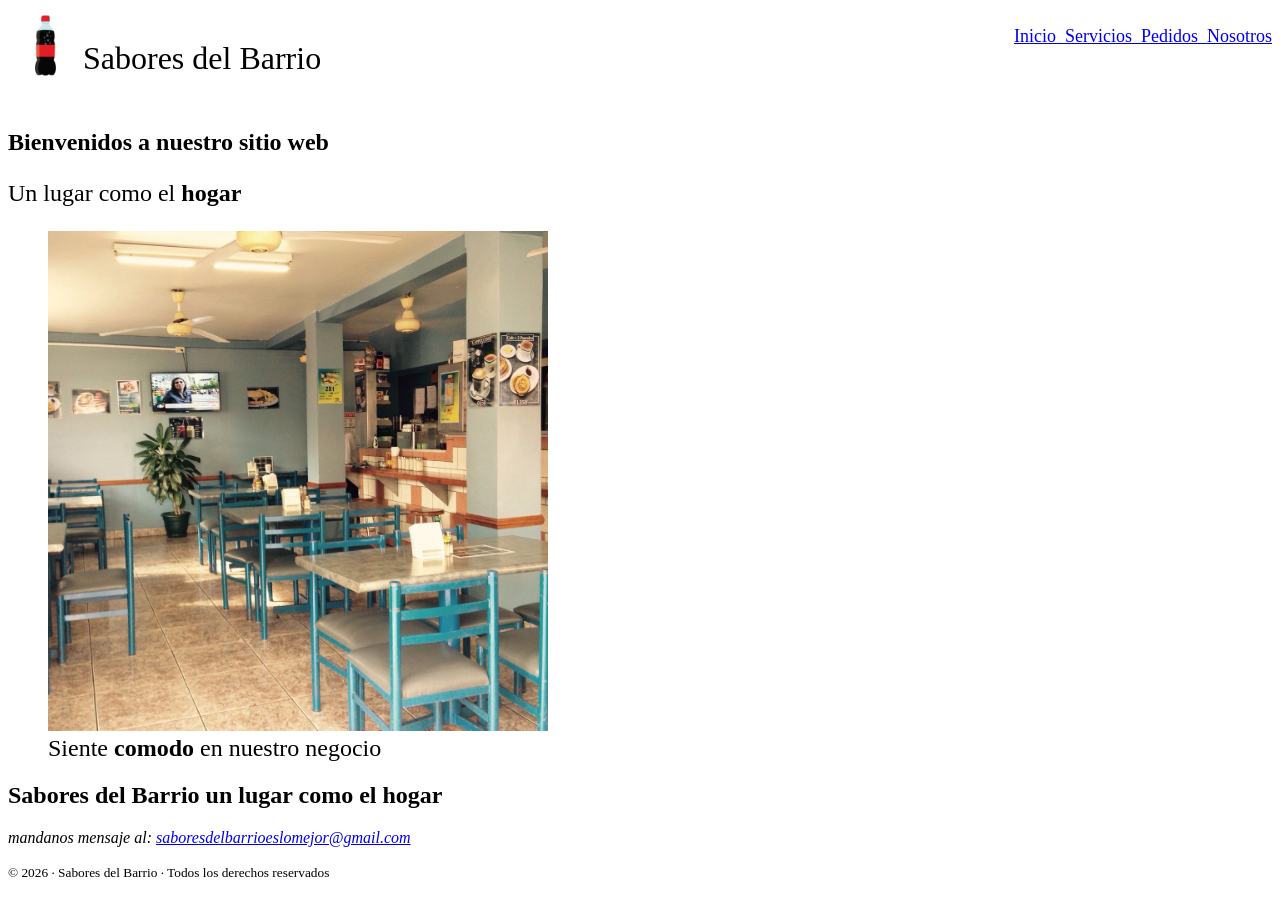
<file: ac1-html/index.html>
<!DOCTYPE html>
<html lang="es">
<head>
    <meta charset="UTF-8">
    <meta name="viewport" content="width=device-width, initial-scale=1.0">

    <meta name="author" content="Kevin_Cardenas">
    <meta name="description" content="Sitio web de una soda & restaurante (Sabores del Barrio)">
    <meta name="keywords" content="Cafe, almuersos, desayuno, sabor">

    <link rel="icon" href="recursos/gaseosa.png">

    <title>Sabores del Barrio</title>
</head>
<body>
    <!-- Logo y navegacion -->
    <header style="display: flex; justify-content: space-between;">
        <div style="display: flex;">
            <img src="recursos/gaseosa.png" alt="una gaseosa buen sasbrosa" style="height: 75px;">
            <p style="font-size: 32px;">Sabores del Barrio</p>
        </div>

        <nav>
            <ul style="display: flex; list-style: none; font-size: 18px;">
                <li><a href="index.html">Inicio</a></li>
                <li><a href="servicios.html">&nbsp; Servicios</a></li>
                <li><a href="contacto.html" target="_blank">&nbsp; Pedidos</a></li>
                <li><a href="nosotros.html">&nbsp; Nosotros</a></li>
            </ul>
        </nav>
    </header>

    <!-- Contenido de inicio -->
    <main>
        <article>
            <h1>Bienvenidos a nuestro sitio web</h1>
            <p style="font-size: 24px;">Un lugar como el <strong>hogar</strong></p>

            <figure>
                <picture>
                    <source srcset="recursos/index.jpg" type="image/jpg">
                    <source srcset="recursos/index.png" type="image/png">
                    <source srcset="recursos/index.webp" type="image/webp">

                    <img srcset="recursos/index.png" alt="Imagen del Local" style="width: 500px;">
                </picture>
                <figcaption style="font-size: 24px;">Siente <strong>comodo</strong> en nuestro negocio</figcaption>
            </figure>
        </article>
    </main>

    <!-- pie de pagina -->
    <footer>
        <h2>Sabores del Barrio un lugar como el hogar</h2>

        <address>mandanos mensaje al: 
            <a href="saboresdelbarrioeslomejor@gmail.com">saboresdelbarrioeslomejor@gmail.com</a>
        </address>

        <p>
            <small>&copy; 2026 &middot; Sabores del Barrio &middot; Todos los derechos reservados</small>
        </p>
    </footer>
</body>
</html>
</file>
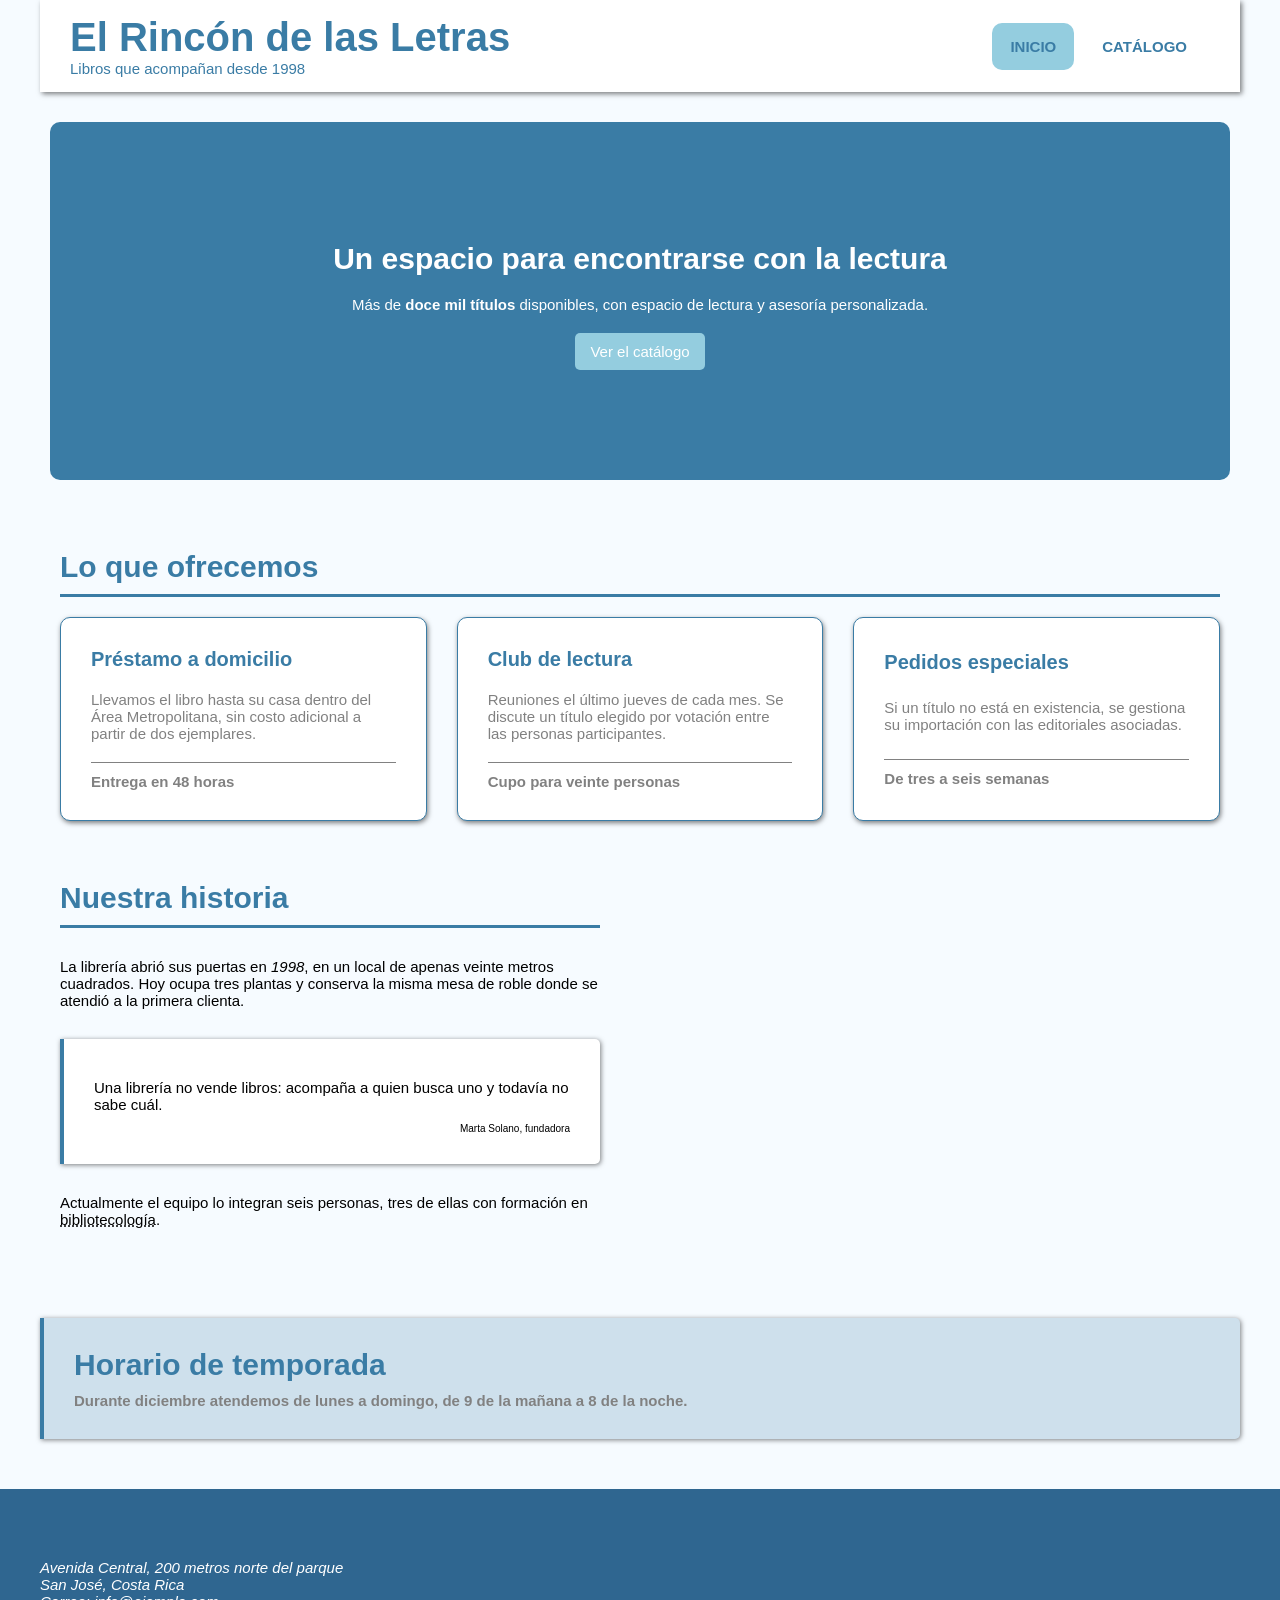
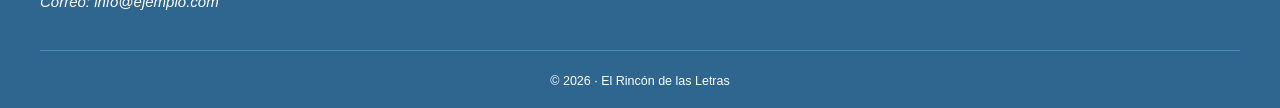
<file: ac2-css/index.html>
<!DOCTYPE html>
<html lang="es">

<head>
  <meta charset="UTF-8">
  <meta name="viewport" content="width=device-width, initial-scale=1.0">
  <meta name="author" content="Escriba aquí su nombre completo">
  <meta name="description" content="Librería El Rincón de las Letras: catálogo, servicios y contacto.">
  <meta name="keywords" content="librería, libros, lectura, catálogo, Costa Rica">

  <title>Inicio | El Rincón de las Letras</title>

  <link rel="icon" href="recursos/favicon.png" type="image/png">
  <link rel="stylesheet" href="css/estilos.css">

  <!--AQUÍ SE ENLAZA LA HOJA DE ESTILOS QUE USTED DEBE CREAR.
       El archivo debe llamarse  css/estilos.css -->

</head>

<body>

  <!--CABECERA-->
  <header id="cabecera">
    <div class="marca">
      <h1>El Rincón de las Letras</h1>
      <p class="lema">Libros que acompañan desde 1998</p>
    </div>

    <nav class="menu-principal">
      <ul>
        <li><a href="index.html" class="enlace-activo">Inicio</a></li>
        <li><a href="catalogo.html">Catálogo</a></li>
      </ul>
    </nav>
  </header>

  <!--CONTENIDO PRINCIPAL-->
  <main id="contenido">

    <!-- Zona de presentación -->
    <section id="portada" class="hero">
      <h2>Un espacio para encontrarse con la lectura</h2>
      <p class="hero-texto">
        Más de <strong>doce mil títulos</strong> disponibles, con espacio
        de lectura y asesoría personalizada.
      </p>
      <a href="catalogo.html" class="boton boton-principal">Ver el catálogo</a>
    </section>

    <!-- Tres bloques para maquetar en fila -->
    <section id="servicios">
      <h2>Lo que ofrecemos</h2>

      <div class="rejilla-servicios">

        <article class="tarjeta">
          <h3>Préstamo a domicilio</h3>
          <p>
            Llevamos el libro hasta su casa dentro del Área Metropolitana,
            sin costo adicional a partir de dos ejemplares.
          </p>
          <p class="tarjeta-pie">Entrega en 48 horas</p>
        </article>

        <article class="tarjeta">
          <h3>Club de lectura</h3>
          <p>
            Reuniones el último jueves de cada mes. Se discute un título
            elegido por votación entre las personas participantes.
          </p>
          <p class="tarjeta-pie">Cupo para veinte personas</p>
        </article>

        <article class="tarjeta">
          <h3>Pedidos especiales</h3>
          <p>
            Si un título no está en existencia, se gestiona su importación
            con las editoriales asociadas.
          </p>
          <p class="tarjeta-pie">De tres a seis semanas</p>
        </article>

      </div>
    </section>

    <!-- Contenido con cita -->
    <section id="historia">
      <h2>Nuestra historia</h2>

      <p>
        La librería abrió sus puertas en <em>1998</em>, en un local de
        apenas veinte metros cuadrados. Hoy ocupa tres plantas y conserva
        la misma mesa de roble donde se atendió a la primera clienta.
      </p>

      <blockquote class="cita">
        <p>
          Una librería no vende libros: acompaña a quien busca uno y
          todavía no sabe cuál.
        </p>
        <footer class="cita-autoria">Marta Solano, fundadora</footer>
      </blockquote>

      <p>
        Actualmente el equipo lo integran seis personas, tres de ellas
        con formación en <abbr title="Bibliotecología">bibliotecología</abbr>.
      </p>
    </section>

  </main>

  <!--CONTENIDO SECUNDARIO -->
  <aside id="aviso" class="panel-aviso">
    <h2>Horario de temporada</h2>
    <p>
      Durante diciembre atendemos de lunes a domingo, de 9 de la mañana
      a 8 de la noche.
    </p>
  </aside>

  <!-- PIE -->
  <footer id="pie">
    <div class="pie-contenido">
      <address class="datos-contacto">
        Avenida Central, 200 metros norte del parque<br>
        San José, Costa Rica<br>
        Correo: <a href="mailto:info@ejemplo.com">info@ejemplo.com</a>
      </address>

      <p class="creditos"><small>&copy; 2026 · El Rincón de las Letras</small></p>
    </div>
  </footer>

</body>

</html>
</file>
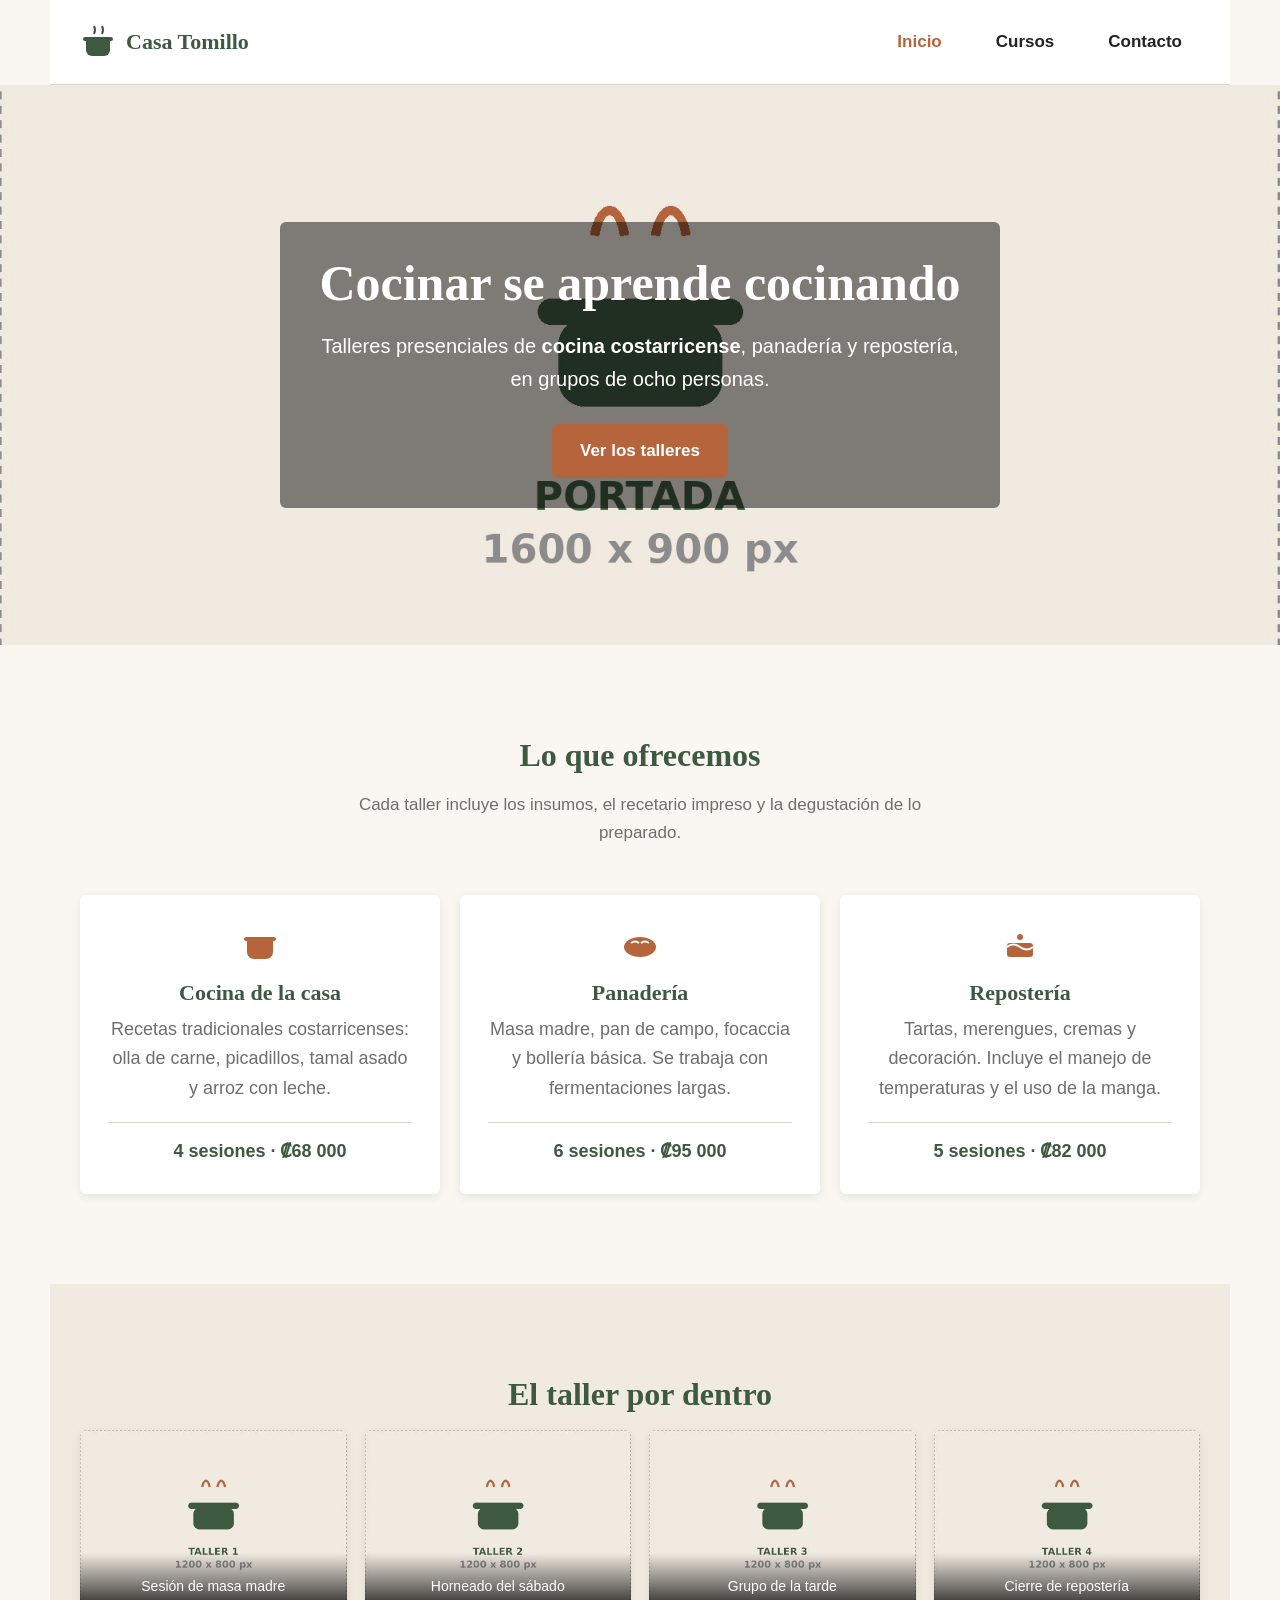
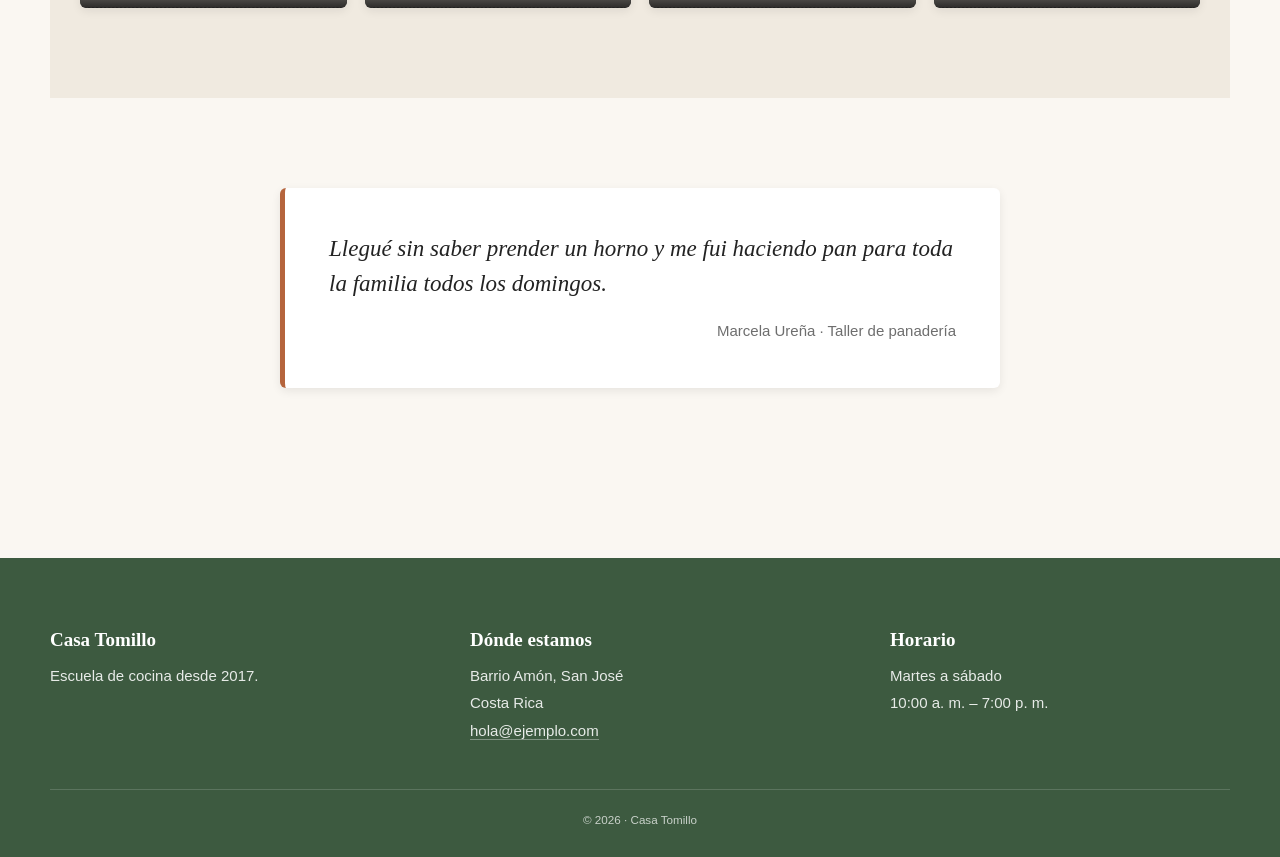
<file: ac3-responsive/index.html>
<!DOCTYPE html>
<html lang="es">

<head>
  <meta charset="UTF-8">
  <meta name="viewport" content="width=device-width, initial-scale=1.0">
  
  <meta name="author" content="Kevin Moises Cardenas Blandon">
  <meta name="description" content="Casa Tomillo: escuela de cocina con talleres presenciales en San José.">
  <meta name="keywords" content="cocina, talleres, escuela, gastronomía, Costa Rica">

  <title>Inicio | Casa Tomillo</title>

  <link rel="icon" href="recursos/favicon.png" type="image/png">
  <link rel="stylesheet" href="css/estilos.css">

</head>

<body>

  <!-- ═══ CABECERA · igual en las tres páginas ═══ -->
  <header id="cabecera" class="cabecera">

    <a href="index.html" class="marca">
      <svg class="marca-icono" width="36" height="36" viewBox="0 0 36 36"
           xmlns="http://www.w3.org/2000/svg" role="img"
           aria-label="Logo de Casa Tomillo: una olla con vapor">
        <path d="M6 16 h24 v10 a6 6 0 0 1 -6 6 h-12 a6 6 0 0 1 -6 -6 z" fill="currentColor"/>
        <rect x="3" y="13" width="30" height="4" rx="2" fill="currentColor"/>
        <path d="M14 10 q2 -4 0 -8" stroke="currentColor" stroke-width="2" fill="none"/>
        <path d="M22 10 q2 -4 0 -8" stroke="currentColor" stroke-width="2" fill="none"/>
      </svg>
      <span class="marca-texto">Casa Tomillo</span>
    </a>

    <nav class="navegacion" aria-label="Navegación principal">
      <ul class="menu">
        <li><a href="index.html" class="menu-enlace activo">Inicio</a></li>
        <li><a href="cursos.html" class="menu-enlace">Cursos</a></li>
        <li><a href="contacto.html" class="menu-enlace">Contacto</a></li>
      </ul>
    </nav>

  </header>

  <main id="contenido">

    <!-- ═══ PORTADA ═══ -->
    <section id="portada" class="portada">
      <div class="portada-caja">
        <h1 class="portada-titulo">Cocinar se aprende cocinando</h1>
        <p class="portada-bajada">
          Talleres presenciales de <strong>cocina costarricense</strong>,
          panadería y repostería, en grupos de ocho personas.
        </p>
        <a href="cursos.html" class="boton boton-principal">Ver los talleres</a>
      </div>
    </section>

    <!-- ═══ TRES PROPUESTAS · maquetadas con Flexbox ═══ -->
    <section id="propuestas" class="seccion">
      <h2 class="seccion-titulo">Lo que ofrecemos</h2>
      <p class="seccion-entrada">
        Cada taller incluye los insumos, el recetario impreso y la degustación
        de lo preparado.
      </p>

      <div class="fila-propuestas">

        <article class="tarjeta">
          <svg class="tarjeta-icono" width="42" height="42" viewBox="0 0 42 42"
               xmlns="http://www.w3.org/2000/svg" role="img" aria-label="Icono de olla">
            <path d="M8 18 h26 v11 a7 7 0 0 1 -7 7 h-12 a7 7 0 0 1 -7 -7 z" fill="currentColor"/>
            <rect x="5" y="14" width="32" height="4" rx="2" fill="currentColor"/>
          </svg>
          <h3 class="tarjeta-titulo">Cocina de la casa</h3>
          <p class="tarjeta-texto">
            Recetas tradicionales costarricenses: olla de carne, picadillos,
            tamal asado y arroz con leche.
          </p>
          <p class="tarjeta-dato">4 sesiones · ₡68 000</p>
        </article>

        <article class="tarjeta">
          <svg class="tarjeta-icono" width="42" height="42" viewBox="0 0 42 42"
               xmlns="http://www.w3.org/2000/svg" role="img" aria-label="Icono de pan">
            <ellipse cx="21" cy="24" rx="16" ry="10" fill="currentColor"/>
            <path d="M12 20 q4 -3 8 0 M22 20 q4 -3 8 0" stroke="#FFFFFF"
                  stroke-width="2" fill="none"/>
          </svg>
          <h3 class="tarjeta-titulo">Panadería</h3>
          <p class="tarjeta-texto">
            Masa madre, pan de campo, focaccia y bollería básica. Se trabaja
            con fermentaciones largas.
          </p>
          <p class="tarjeta-dato">6 sesiones · ₡95 000</p>
        </article>

        <article class="tarjeta">
          <svg class="tarjeta-icono" width="42" height="42" viewBox="0 0 42 42"
               xmlns="http://www.w3.org/2000/svg" role="img" aria-label="Icono de pastel">
            <rect x="8" y="20" width="26" height="14" rx="3" fill="currentColor"/>
            <path d="M8 24 q6 -5 13 0 q7 5 13 0" stroke="#FFFFFF" stroke-width="2" fill="none"/>
            <circle cx="21" cy="14" r="3" fill="currentColor"/>
          </svg>
          <h3 class="tarjeta-titulo">Repostería</h3>
          <p class="tarjeta-texto">
            Tartas, merengues, cremas y decoración. Incluye el manejo de
            temperaturas y el uso de la manga.
          </p>
          <p class="tarjeta-dato">5 sesiones · ₡82 000</p>
        </article>

      </div>
    </section>

    <!-- ═══ GALERÍA · maquetada con Grid ═══ -->
    <section id="galeria" class="seccion seccion-alterna">
      <h2 class="seccion-titulo">El taller por dentro</h2>

      <div class="rejilla-galeria">

        <figure class="pieza">
          <picture>
            <source media="(min-width:1024px)" srcset="recursos/taller-1_grande.jpg">
            <source media="(min-width:768px)" srcset="recursos/taller-1_mediana.jpg">
            <source media="(min-width:480px)" srcset="recursos/taller-1_pequeña.jpg">
            <img src="recursos/taller-1_pequeña.jpg" alt="Manos amasando pan sobre una mesa de madera"
               width="1200" height="800">
          </picture>
          <figcaption class="pieza-pie">Sesión de masa madre</figcaption>
        </figure>

        <figure class="pieza">
          <picture>
            <source media="(min-width:1024px)" srcset="recursos/taller-2_grande.jpg">
            <source media="(min-width:768px)" srcset="recursos/taller-2_mediana.jpg">
            <source media="(min-width:480px)" srcset="recursos/taller-2_pequeña.jpg">
            <img src="recursos/taller-2_pequeña.jpg" alt="Bandeja de panes recién horneados"
               width="1200" height="800">
          </picture>
          <figcaption class="pieza-pie">Horneado del sábado</figcaption>
        </figure>

        <figure class="pieza">
          <picture>
            <source media="(min-width:1024px)" srcset="recursos/taller-3_grande.jpg">
            <source media="(min-width:768px)" srcset="recursos/taller-3_mediana.jpg">
            <source media="(min-width:480px)" srcset="recursos/taller-3_pequeña.jpg">
            <img src="recursos/taller-3_pequeña.jpg" alt="Grupo de participantes cocinando en la mesa central"
               width="1200" height="800">
          </picture>
          <figcaption class="pieza-pie">Grupo de la tarde</figcaption>
        </figure>

        <figure class="pieza">
          <picture>
            <source media="(min-width:1024px)" srcset="recursos/taller-4_grande.jpg">
            <source media="(min-width:768px)" srcset="recursos/taller-4_mediana.jpg">
            <source media="(min-width:480px)" srcset="recursos/taller-4_pequeña.jpg">
            <img src="recursos/taller-4_pequeña.jpg" alt="Detalle de una tarta decorada con frutas"
               width="1200" height="800">
          </picture>
          <figcaption class="pieza-pie">Cierre de repostería</figcaption>
        </figure>

      </div>
    </section>

    <!-- ═══ TESTIMONIO ═══ -->
    <section id="testimonio" class="seccion">
      <blockquote class="cita">
        <p class="cita-texto">
          Llegué sin saber prender un horno y me fui haciendo pan para toda
          la familia todos los domingos.
        </p>
        <footer class="cita-autoria">Marcela Ureña · Taller de panadería</footer>
      </blockquote>
    </section>

  </main>

  <!-- ═══ PIE · igual en las tres páginas ═══ -->
  <footer id="pie" class="pie">
    <div class="pie-columnas">

      <div class="pie-bloque">
        <h2 class="pie-titulo">Casa Tomillo</h2>
        <p class="pie-texto">Escuela de cocina desde 2017.</p>
      </div>

      <div class="pie-bloque">
        <h2 class="pie-titulo">Dónde estamos</h2>
        <address class="pie-datos">
          Barrio Amón, San José<br>
          Costa Rica<br>
          <a href="mailto:hola@ejemplo.com" class="pie-enlace">hola@ejemplo.com</a>
        </address>
      </div>

      <div class="pie-bloque">
        <h2 class="pie-titulo">Horario</h2>
        <p class="pie-texto">
          Martes a sábado<br>
          10:00 a. m. – 7:00 p. m.
        </p>
      </div>

    </div>

    <p class="pie-creditos"><small>&copy; 2026 · Casa Tomillo</small></p>
  </footer>

</body>

</html>
</file>
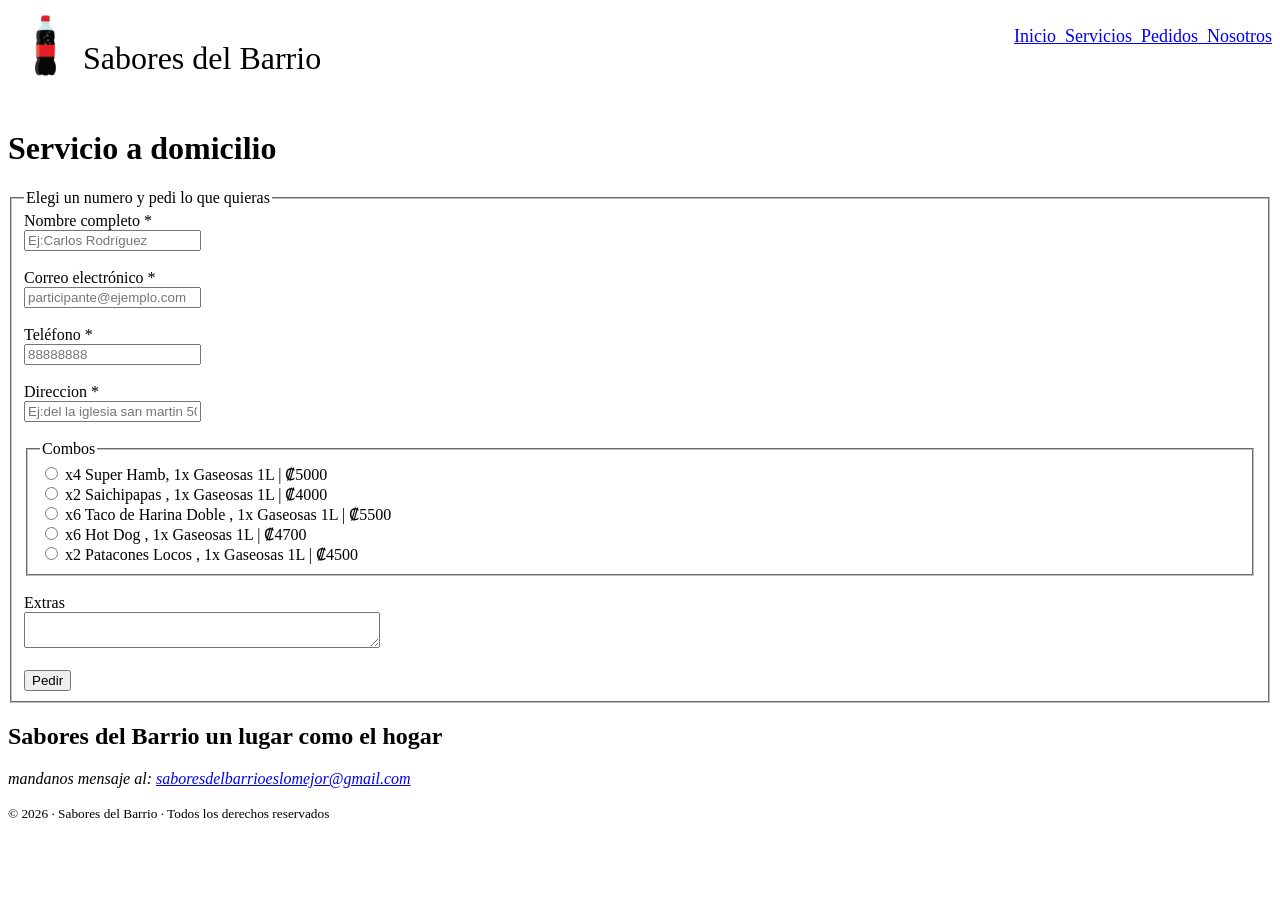
<file: ac1-html/contacto.html>
<!DOCTYPE html>
<html lang="es">
<head>
    <meta charset="UTF-8">
    <meta name="viewport" content="width=device-width, initial-scale=1.0">

    <meta name="author" content="Kevin_Cardenas">
    <meta name="description" content="Sitio web de una soda & restaurante (Sabores del Barrio)">
    <meta name="keywords" content="Cafe, almuersos, desayuno, sabor">

    <link rel="icon" href="recursos/gaseosa.png">

    <title>Sabores del Barrio</title>
</head>
<body>
    <!-- Logo y navegacion -->
    <header style="display: flex; justify-content: space-between;">
        <div style="display: flex;">
            <img src="recursos/gaseosa.png" alt="una gaseosa buen sasbrosa" style="height: 75px;">
            <p style="font-size: 32px;">Sabores del Barrio</p>
        </div>

        <nav>
            <ul style="display: flex; list-style: none; font-size: 18px;">
                <li><a href="index.html">Inicio</a></li>
                <li><a href="servicios.html">&nbsp; Servicios</a></li>
                <li><a href="contacto.html" target="_blank">&nbsp; Pedidos</a></li>
                <li><a href="nosotros.html">&nbsp; Nosotros</a></li>
            </ul>
        </nav>
    </header>

    <!-- Contenido de inicio -->
    <main>
        <form action="#" method="post">
            <h1>Servicio a domicilio</h1>
                <fieldset>
                    <legend>Elegi un numero y pedi lo que quieras</legend>
                    
                    <label for="nombre">Nombre completo *</label><br>
                    <input type="text" id="nombre" name="nombre" minlength="3" maxlength="60" placeholder="Ej:Carlos Rodríguez" required>
                    <br><br>
                    
                    <label for="correo">Correo electrónico *</label><br>
                    <input type="email" id="correo" name="correo" placeholder="participante@ejemplo.com" required>
                    <br><br>

                    <label for="telefono">Teléfono *</label><br>
                    <input type="tel" id="telefono" name="telefono" pattern="[0-9]{8}" title="Ocho dígitos, sin espacios ni guiones" placeholder="88888888" required>
                    <br><br>

                    <label for="direccion">Direccion *</label><br>
                    <input type="text" id="direccion" name="nombre" minlength="3" maxlength="300" placeholder="Ej:del la iglesia san martin 50mts sur" required>
                    <br><br>

                    <fieldset>
                        <legend>Combos</legend>

                        <input type="radio" id="combo_1" name="combo_menu" value="combo_1">
                        <label for="combo_1">x4 Super Hamb, 1x Gaseosas 1L | ₡5000</label>
                        <br>

                        <input type="radio" id="combo_2" name="combo_menu" value="combo_2">
                        <label for="combo_2">x2 Saichipapas , 1x Gaseosas 1L | ₡4000</label>
                        <br>

                        <input type="radio" id="combo_3" name="combo_menu" value="combo_3">
                        <label for="combo_3">x6 Taco de Harina Doble , 1x Gaseosas 1L | ₡5500</label>
                        <br>

                        <input type="radio" id="combo_4" name="combo_menu" value="combo_4">
                        <label for="combo_4">x6 Hot Dog , 1x Gaseosas 1L | ₡4700</label>
                        <br>

                        <input type="radio" id="combo_5" name="combo_menu" value="combo_5">
                        <label for="combo_5">x2 Patacones Locos , 1x Gaseosas 1L | ₡4500</label>
                        <br>

                    </fieldset>
                    <br>
                    
                    <label for="extras">Extras</label><br>
                    <textarea name="extras" id="extras" style="width: 350px;"></textarea>
                    <br><br>
                    
                    <button>Pedir</button>

                </fieldset>
            </form>
    </main>

    <!-- pie de pagina -->
    <footer>
        <h2>Sabores del Barrio un lugar como el hogar</h2>

        <address>mandanos mensaje al: 
            <a href="saboresdelbarrioeslomejor@gmail.com">saboresdelbarrioeslomejor@gmail.com</a>
        </address>

        <p>
            <small>&copy; 2026 &middot; Sabores del Barrio &middot; Todos los derechos reservados</small>
        </p>
    </footer>
</body>
</html>
</file>
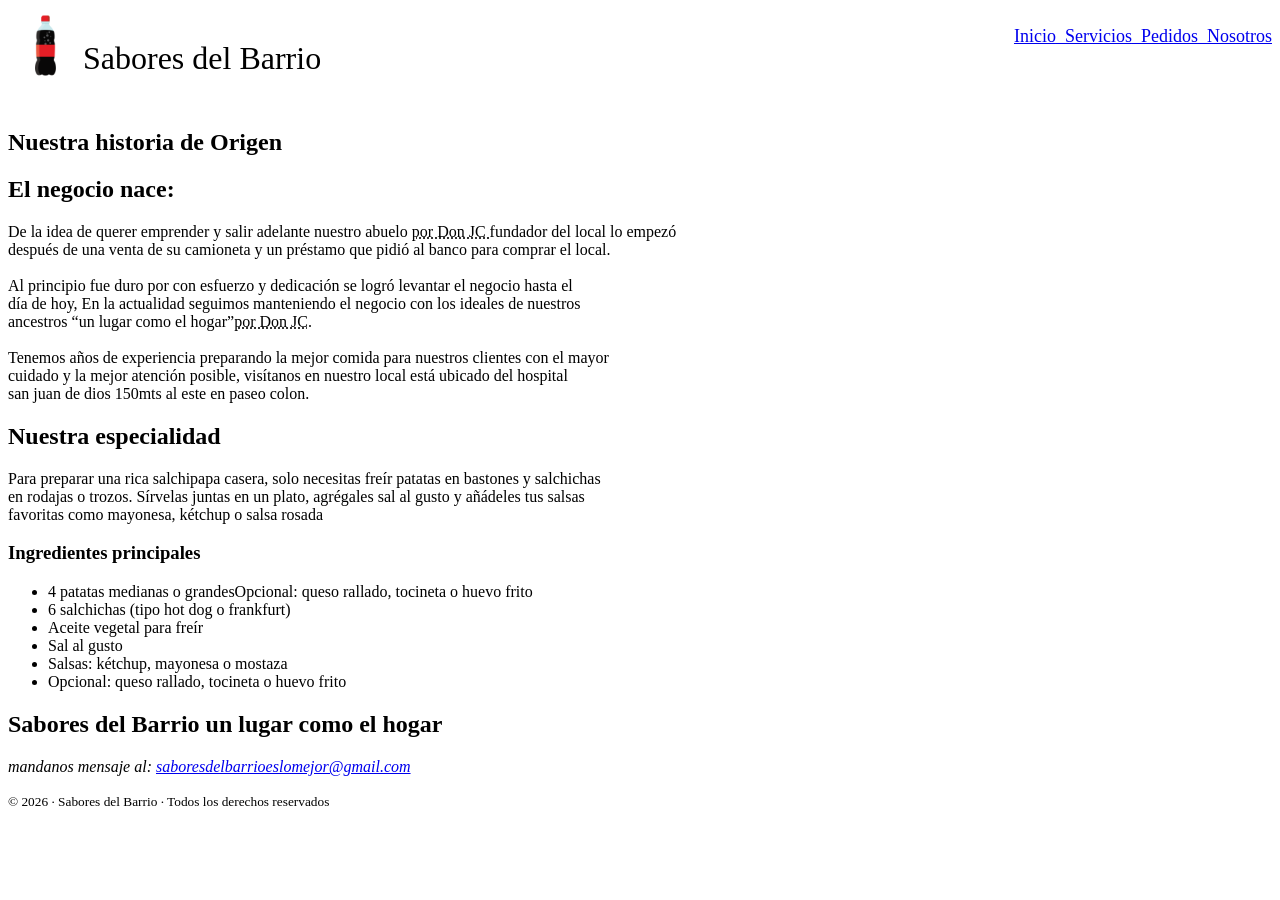
<file: ac1-html/nosotros.html>
<!DOCTYPE html>
<html lang="es">
<head>
    <meta charset="UTF-8">
    <meta name="viewport" content="width=device-width, initial-scale=1.0">

    <meta name="author" content="Kevin_Cardenas">
    <meta name="description" content="Sitio web de una soda & restaurante (Sabores del Barrio)">
    <meta name="keywords" content="Cafe, almuersos, desayuno, sabor">

    <link rel="icon" href="recursos/gaseosa.png">

    <title>Sabores del Barrio</title>
</head>
<body>
    <!-- Logo y navegacion -->
    <header style="display: flex; justify-content: space-between;">
        <div style="display: flex;">
            <img src="recursos/gaseosa.png" alt="una gaseosa buen sasbrosa" style="height: 75px;">
            <p style="font-size: 32px;">Sabores del Barrio</p>
        </div>

        <nav>
            <ul style="display: flex; list-style: none; font-size: 18px;">
                <li><a href="index.html">Inicio</a></li>
                <li><a href="servicios.html">&nbsp; Servicios</a></li>
                <li><a href="contacto.html" target="_blank">&nbsp; Pedidos</a></li>
                <li><a href="nosotros.html">&nbsp; Nosotros</a></li>
            </ul>
        </nav>
    </header>

    <!-- Contenido de nosotros -->
    <main>
        <article>
            <h1>Nuestra historia de Origen</h1>

            <section>
                <h2>El negocio nace:</h2>
                <p>
                    De la idea de querer emprender y salir adelante nuestro abuelo <abbr title="Don Jose Calderon">
                        por Don JC </abbr> fundador del local lo empezó <br>
                    después de una venta de su camioneta y un préstamo que pidió al banco para comprar el local. <br><br>

                    Al principio fue duro por con esfuerzo y dedicación se logró levantar el negocio hasta el <br>
                    día de hoy, En la actualidad seguimos manteniendo el negocio con los ideales de nuestros  <br>
                    ancestros <q>un lugar como el hogar</q><abbr title="Don Jose Calderon">por Don JC</abbr>.<br><br>

                    Tenemos años de experiencia preparando la mejor comida para nuestros clientes con el mayor <br>
                    cuidado y la mejor atención posible, visítanos en nuestro local está ubicado del hospital  <br>
                    san juan de dios 150mts al este en paseo colon.
                </p>
            </section>

            <section>
                <h2>Nuestra especialidad</h2>

                <p>
                    Para preparar una rica salchipapa casera, solo necesitas freír patatas en bastones y salchichas <br>
                    en rodajas o trozos. Sírvelas juntas en un plato, agrégales sal al gusto y añádeles tus salsas <br>
                    favoritas como mayonesa, kétchup o salsa rosada
                </p>

                <h3>Ingredientes principales</h3>
                <ul>
                    <li>4 patatas medianas o grandesOpcional: queso rallado, tocineta o huevo frito</li>
                    <li>6 salchichas (tipo hot dog o frankfurt)</li>
                    <li>Aceite vegetal para freír</li>
                    <li>Sal al gusto</li>
                    <li>Salsas: kétchup, mayonesa o mostaza</li>
                    <li>Opcional: queso rallado, tocineta o huevo frito</li>
                </ul>
            </section>
        </article>
    </main>

    <!-- pie de pagina -->
    <footer>
        <h2>Sabores del Barrio un lugar como el hogar</h2>

        <address>mandanos mensaje al: 
            <a href="saboresdelbarrioeslomejor@gmail.com">saboresdelbarrioeslomejor@gmail.com</a>
        </address>

        <p>
            <small>&copy; 2026 &middot; Sabores del Barrio &middot; Todos los derechos reservados</small>
        </p>
    </footer>
</body>
</html>
</file>
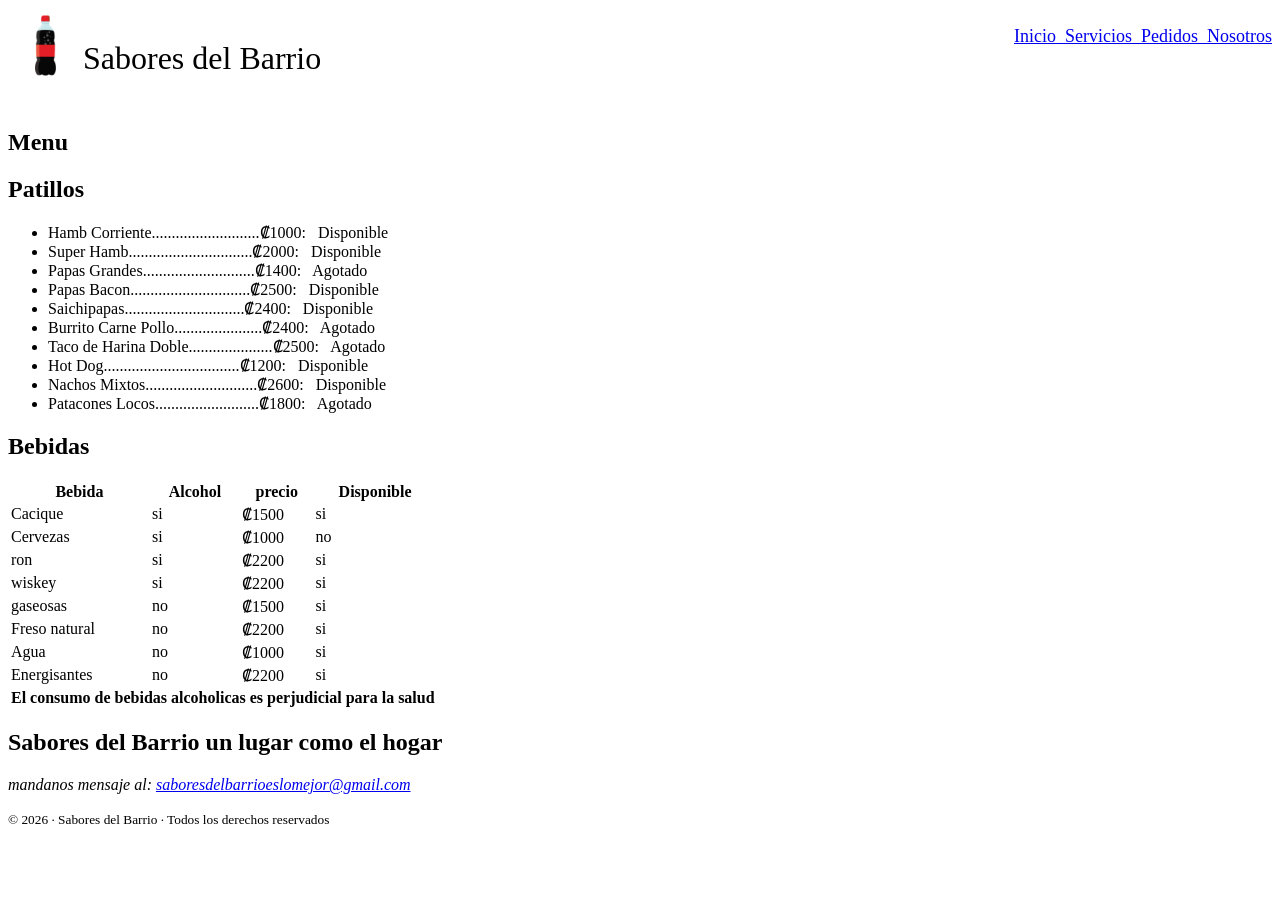
<file: ac1-html/servicios.html>
<!DOCTYPE html>
<html lang="es">
<head>
    <meta charset="UTF-8">
    <meta name="viewport" content="width=device-width, initial-scale=1.0">

    <meta name="author" content="Kevin_Cardenas">
    <meta name="description" content="Sitio web de una soda & restaurante (Sabores del Barrio)">
    <meta name="keywords" content="Cafe, almuersos, desayuno, sabor">

    <link rel="icon" href="recursos/gaseosa.png">

    <title>Sabores del Barrio</title>
</head>
<body>
    <!-- Logo y navegacion -->
    <header style="display: flex; justify-content: space-between;">
        <div style="display: flex;">
            <img src="recursos/gaseosa.png" alt="una gaseosa buen sasbrosa" style="height: 75px;">
            <p style="font-size: 32px;">Sabores del Barrio</p>
        </div>

        <nav>
            <ul style="display: flex; list-style: none; font-size: 18px;">
                <li><a href="index.html">Inicio</a></li>
                <li><a href="servicios.html">&nbsp; Servicios</a></li>
                <li><a href="contacto.html" target="_blank">&nbsp; Pedidos</a></li>
                <li><a href="nosotros.html">&nbsp; Nosotros</a></li>
            </ul>
        </nav>
    </header>

    <!-- Contenido de servicio -->
    <main>
        <article>
            <h1>Menu</h1>

            <!-- Menu platos -->
            <section>
                <h2>Patillos</h2>
                <ul>
                    <li>Hamb Corriente...........................₡1000: &nbsp; Disponible</li>
                    <li>Super Hamb...............................₡2000: &nbsp; Disponible</li>
                    <li>Papas Grandes............................₡1400: &nbsp; Agotado</li>
                    <li>Papas Bacon..............................₡2500: &nbsp; Disponible</li>
                    <li>Saichipapas..............................₡2400: &nbsp; Disponible</li>
                    <li>Burrito Carne Pollo......................₡2400: &nbsp; Agotado</li>
                    <li>Taco de Harina Doble.....................₡2500: &nbsp; Agotado</li>
                    <li>Hot Dog..................................₡1200: &nbsp; Disponible</li>
                    <li>Nachos Mixtos............................₡2600: &nbsp; Disponible</li>
                    <li>Patacones Locos..........................₡1800: &nbsp; Agotado</li>
                </ul>
            </section>

            <!-- tabla menu bebidas -->
            <section>
                <h2>Bebidas</h2>
                <table>
                    <thead>
                        <tr>
                            <th>Bebida</th>
                            <th>Alcohol</th>
                            <th>precio</th>
                            <th>Disponible</th>
                        </tr>
                    </thead>

                    <tbody>
                        <tr>
                            <td>Cacique</td>
                            <td>si</td>
                            <td>₡1500</td>
                            <td>si</td>
                        </tr>
                        
                        <tr>
                            <td>Cervezas</td>
                            <td>si</td>
                            <td>₡1000</td>
                            <td>no</td>
                        </tr>

                        <tr>
                            <td>ron</td>
                            <td>si</td>
                            <td>₡2200</td>
                            <td>si</td>
                        </tr>
                        <tr>
                            <td>wiskey</td>
                            <td>si</td>
                            <td>₡2200</td>
                            <td>si</td>
                        </tr>

                        <tr>
                            <td>gaseosas</td>
                            <td>no</td>
                            <td>₡1500</td>
                            <td>si</td>
                        </tr>

                        <tr>
                            <td>Freso natural</td>
                            <td>no</td>
                            <td>₡2200</td>
                            <td>si</td>
                        </tr>

                        <tr>
                            <td>Agua</td>
                            <td>no</td>
                            <td>₡1000</td>
                            <td>si</td>
                        </tr>

                        <tr>
                            <td>Energisantes</td>
                            <td>no</td>
                            <td>₡2200</td>
                            <td>si</td>
                        </tr>

                    </tbody>
                        <tr>
                            <td colspan="4"><strong>El consumo de bebidas alcoholicas es perjudicial para la salud</strong></td>
                        </tr>
                    <tfoot>

                    </tfoot>
                </table>
            </section>
                
        </article>
    </main>

    <!-- pie de pagina -->
    <footer>
        <h2>Sabores del Barrio un lugar como el hogar</h2>

        <address>mandanos mensaje al: 
            <a href="saboresdelbarrioeslomejor@gmail.com">saboresdelbarrioeslomejor@gmail.com</a>
        </address>

        <p>
            <small>&copy; 2026 &middot; Sabores del Barrio &middot; Todos los derechos reservados</small>
        </p>
    </footer>
</body>
</html>
</file>
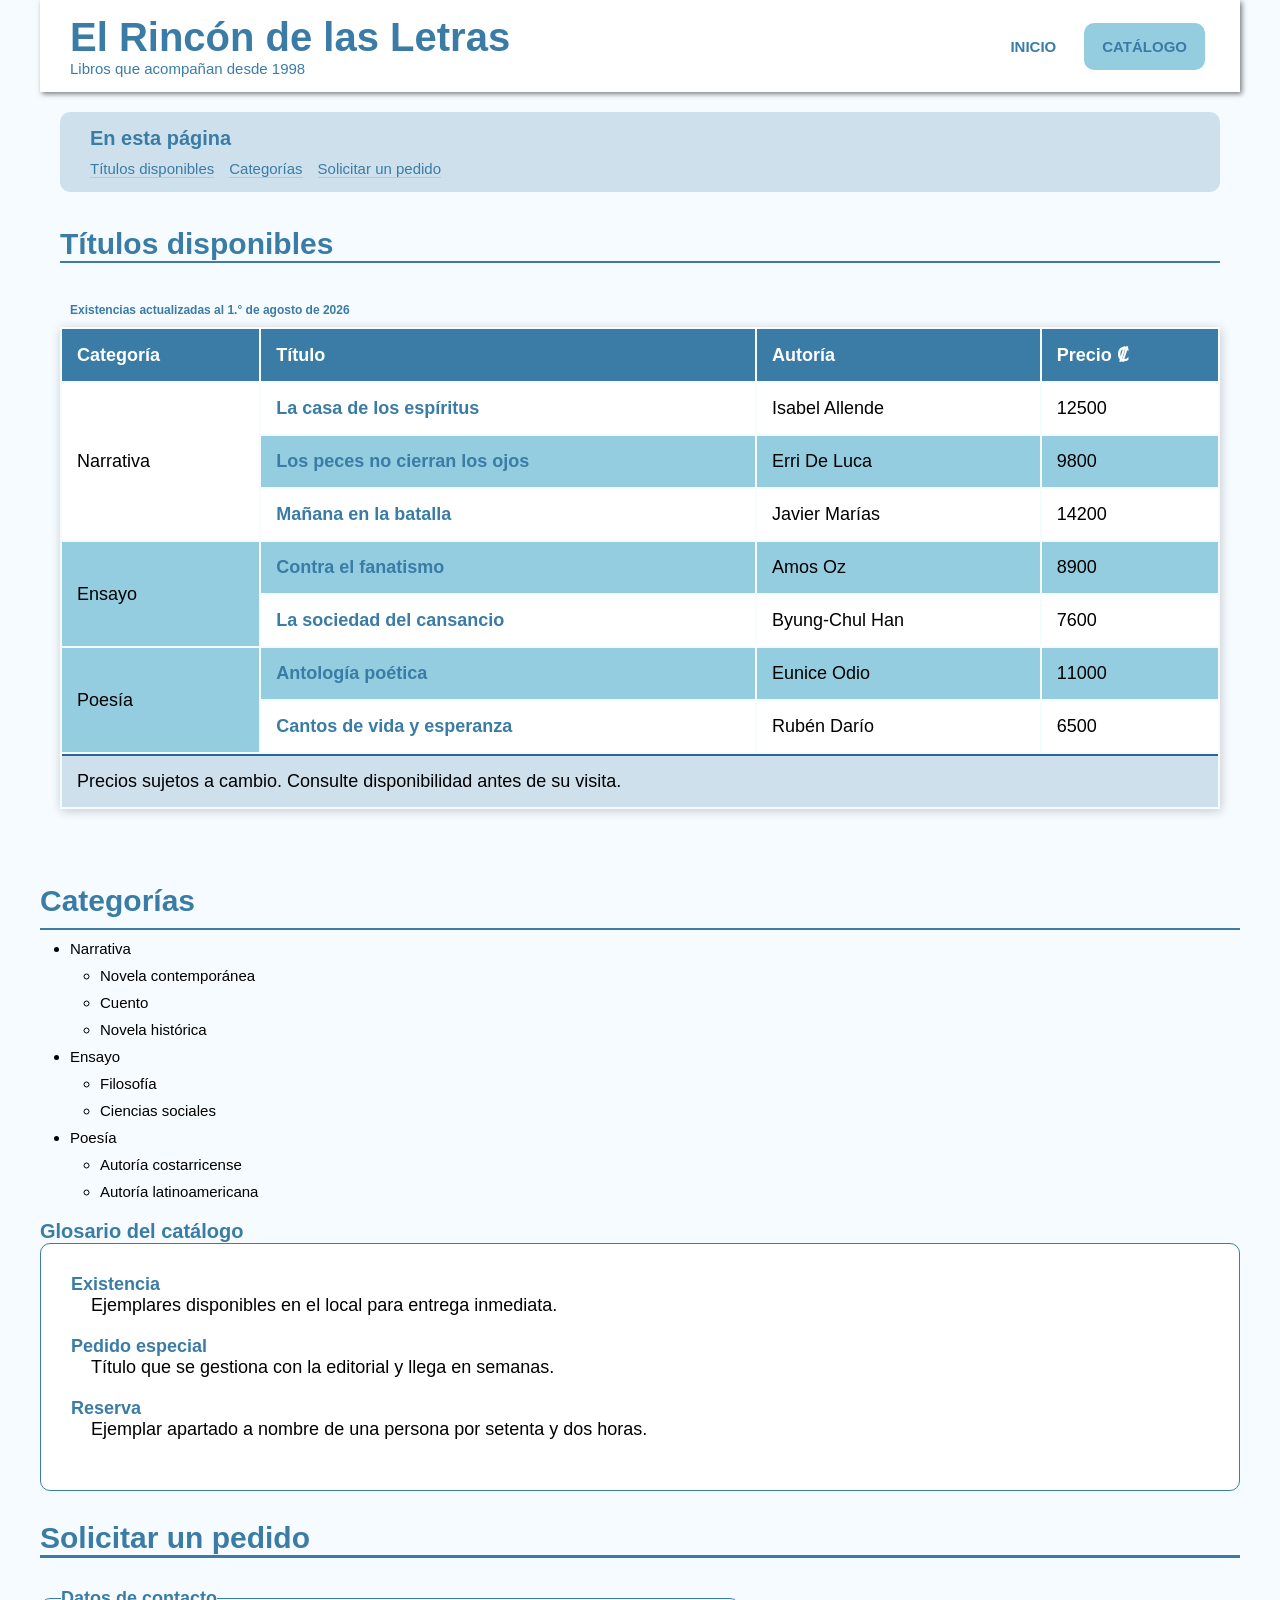
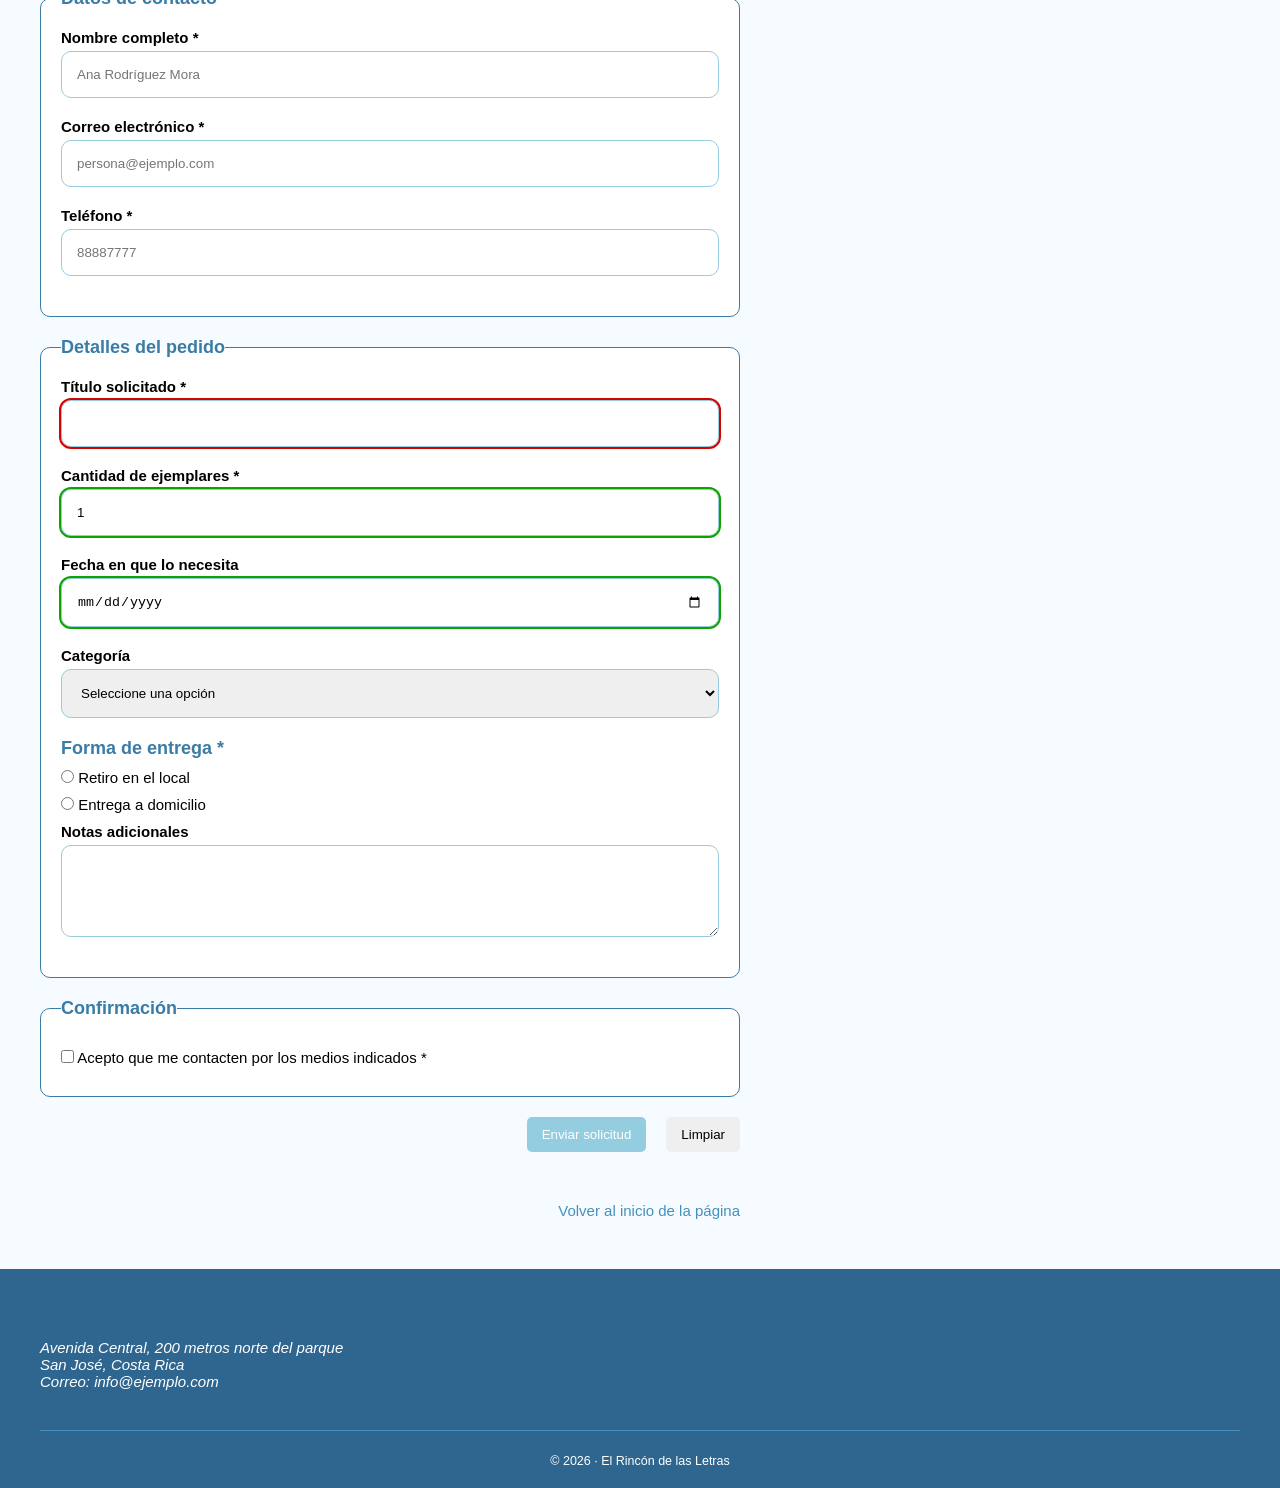
<file: ac2-css/catalogo.html>
<!DOCTYPE html>
<html lang="es">

<head>
  <meta charset="UTF-8">
  <meta name="viewport" content="width=device-width, initial-scale=1.0">
  <meta name="author" content="Escriba aquí su nombre completo">
  <meta name="description" content="Catálogo de títulos disponibles y formulario de pedido.">
  <meta name="keywords" content="catálogo, libros, pedido, librería">

  <title>Catálogo | El Rincón de las Letras</title>

  <link rel="icon" href="recursos/favicon.png" type="image/png">
  <link rel="stylesheet" href="css/estilos.css">

  <!--AQUÍ SE ENLAZA LA HOJA DE ESTILOS QUE USTED DEBE CREAR.
       El archivo debe llamarse  css/estilos.css -->

</head>

<body>

  <!--CABECERA · idéntica a la de index.html-->
  <header id="cabecera">
    <div class="marca">
      <h1>El Rincón de las Letras</h1>
      <p class="lema">Libros que acompañan desde 1998</p>
    </div>

    <nav class="menu-principal">
      <ul>
        <li><a href="index.html">Inicio</a></li>
        <li><a href="catalogo.html" class="enlace-activo">Catálogo</a></li>
      </ul>
    </nav>
  </header>

  <!--CONTENIDO PRINCIPAL-->
  <main id="contenido">

    <!-- Índice interno con anclas -->
    <nav class="indice">
      <h2>En esta página</h2>
      <ul>
        <li><a href="#existencias">Títulos disponibles</a></li>
        <li><a href="#categorias">Categorías</a></li>
        <li><a href="#pedido">Solicitar un pedido</a></li>
      </ul>
    </nav>

    <!-- LA TABLA -->
    <section id="existencias">
      <h2>Títulos disponibles</h2>

      <table class="tabla-catalogo">
        <caption>Existencias actualizadas al 1.° de agosto de 2026</caption>

        <thead>
          <tr>
            <th scope="col">Categoría</th>
            <th scope="col">Título</th>
            <th scope="col">Autoría</th>
            <th scope="col">Precio ₡</th>
          </tr>
        </thead>

        <tbody>
          <tr>
            <td rowspan="3">Narrativa</td>
            <th scope="row">La casa de los espíritus</th>
            <td>Isabel Allende</td>
            <td>12500</td>
          </tr>
          <tr>
            <th scope="row">Los peces no cierran los ojos</th>
            <td>Erri De Luca</td>
            <td>9800</td>
          </tr>
          <tr>
            <th scope="row">Mañana en la batalla</th>
            <td>Javier Marías</td>
            <td>14200</td>
          </tr>

          <tr>
            <td rowspan="2">Ensayo</td>
            <th scope="row">Contra el fanatismo</th>
            <td>Amos Oz</td>
            <td>8900</td>
          </tr>
          <tr>
            <th scope="row">La sociedad del cansancio</th>
            <td>Byung-Chul Han</td>
            <td>7600</td>
          </tr>

          <tr>
            <td rowspan="2">Poesía</td>
            <th scope="row">Antología poética</th>
            <td>Eunice Odio</td>
            <td>11000</td>
          </tr>
          <tr>
            <th scope="row">Cantos de vida y esperanza</th>
            <td>Rubén Darío</td>
            <td>6500</td>
          </tr>
        </tbody>

        <tfoot>
          <tr>
            <td colspan="4">
              Precios sujetos a cambio. Consulte disponibilidad antes de su visita.
            </td>
          </tr>
        </tfoot>
      </table>
    </section>

    <!-- LISTAS -->
    <section id="categorias">
      <h2>Categorías</h2>

      <ul class="lista-categorias">
        <li>Narrativa
          <ul>
            <li>Novela contemporánea</li>
            <li>Cuento</li>
            <li>Novela histórica</li>
          </ul>
        </li>
        <li>Ensayo
          <ul>
            <li>Filosofía</li>
            <li>Ciencias sociales</li>
          </ul>
        </li>
        <li>Poesía
          <ul>
            <li>Autoría costarricense</li>
            <li>Autoría latinoamericana</li>
          </ul>
        </li>
      </ul>

      <h3>Glosario del catálogo</h3>
      <dl class="glosario">
        <dt>Existencia</dt>
        <dd>Ejemplares disponibles en el local para entrega inmediata.</dd>

        <dt>Pedido especial</dt>
        <dd>Título que se gestiona con la editorial y llega en semanas.</dd>

        <dt>Reserva</dt>
        <dd>Ejemplar apartado a nombre de una persona por setenta y dos horas.</dd>
      </dl>
    </section>

    <!-- EL FORMULARIO -->
    <section id="pedido">
      <h2>Solicitar un pedido</h2>

      <form action="#" method="post" class="formulario-pedido">

        <fieldset class="grupo-campos">
          <legend>Datos de contacto</legend>

          <p class="campo">
            <label for="nombre">Nombre completo *</label>
            <input type="text" id="nombre" name="nombre"
                   required minlength="3" maxlength="60"
                   placeholder="Ana Rodríguez Mora">
          </p>

          <p class="campo">
            <label for="correo">Correo electrónico *</label>
            <input type="email" id="correo" name="correo" required
                   placeholder="persona@ejemplo.com">
          </p>

          <p class="campo">
            <label for="telefono">Teléfono *</label>
            <input type="tel" id="telefono" name="telefono"
                   required pattern="[0-9]{8}"
                   title="Ocho dígitos, sin espacios ni guiones"
                   placeholder="88887777">
          </p>
        </fieldset>

        <fieldset class="grupo-campos">
          <legend>Detalles del pedido</legend>

          <p class="campo">
            <label for="titulo">Título solicitado *</label>
            <input type="text" id="titulo" name="titulo" required>
          </p>

          <p class="campo">
            <label for="cantidad">Cantidad de ejemplares *</label>
            <input type="number" id="cantidad" name="cantidad"
                   required min="1" max="10" step="1" value="1">
          </p>

          <p class="campo">
            <label for="fecha">Fecha en que lo necesita</label>
            <input type="date" id="fecha" name="fecha">
          </p>

          <p class="campo">
            <label for="categoria">Categoría</label>
            <select id="categoria" name="categoria">
              <option value="">Seleccione una opción</option>
              <option value="narrativa">Narrativa</option>
              <option value="ensayo">Ensayo</option>
              <option value="poesia">Poesía</option>
              <option value="otra">Otra</option>
            </select>
          </p>

          <fieldset class="grupo-opciones">
            <legend>Forma de entrega *</legend>
            <p class="opcion">
              <input type="radio" id="local" name="entrega" value="local" required>
              <label for="local">Retiro en el local</label>
            </p>
            <p class="opcion">
              <input type="radio" id="domicilio" name="entrega" value="domicilio">
              <label for="domicilio">Entrega a domicilio</label>
            </p>
          </fieldset>

          <p class="campo">
            <label for="notas">Notas adicionales</label>
            <textarea id="notas" name="notas" rows="4" maxlength="300"></textarea>
          </p>
        </fieldset>

        <fieldset class="grupo-campos">
          <legend>Confirmación</legend>
          <p class="opcion">
            <input type="checkbox" id="acepto" name="acepto" required>
            <label for="acepto">Acepto que me contacten por los medios indicados *</label>
          </p>
        </fieldset>

        <p class="grupo-botones">
          <button type="submit" class="boton boton-principal">Enviar solicitud</button>
          <button type="reset" class="boton boton-secundario">Limpiar</button>
        </p>

      </form>
    </section>

    <p class="volver"><a href="#cabecera">Volver al inicio de la página</a></p>

  </main>

  <!-- PIE · idéntico al de index.html -->
  <footer id="pie">
    <div class="pie-contenido">
      <address class="datos-contacto">
        Avenida Central, 200 metros norte del parque<br>
        San José, Costa Rica<br>
        Correo: <a href="mailto:info@ejemplo.com">info@ejemplo.com</a>
      </address>

      <p class="creditos"><small>&copy; 2026 · El Rincón de las Letras</small></p>
    </div>
  </footer>

</body>

</html>
</file>
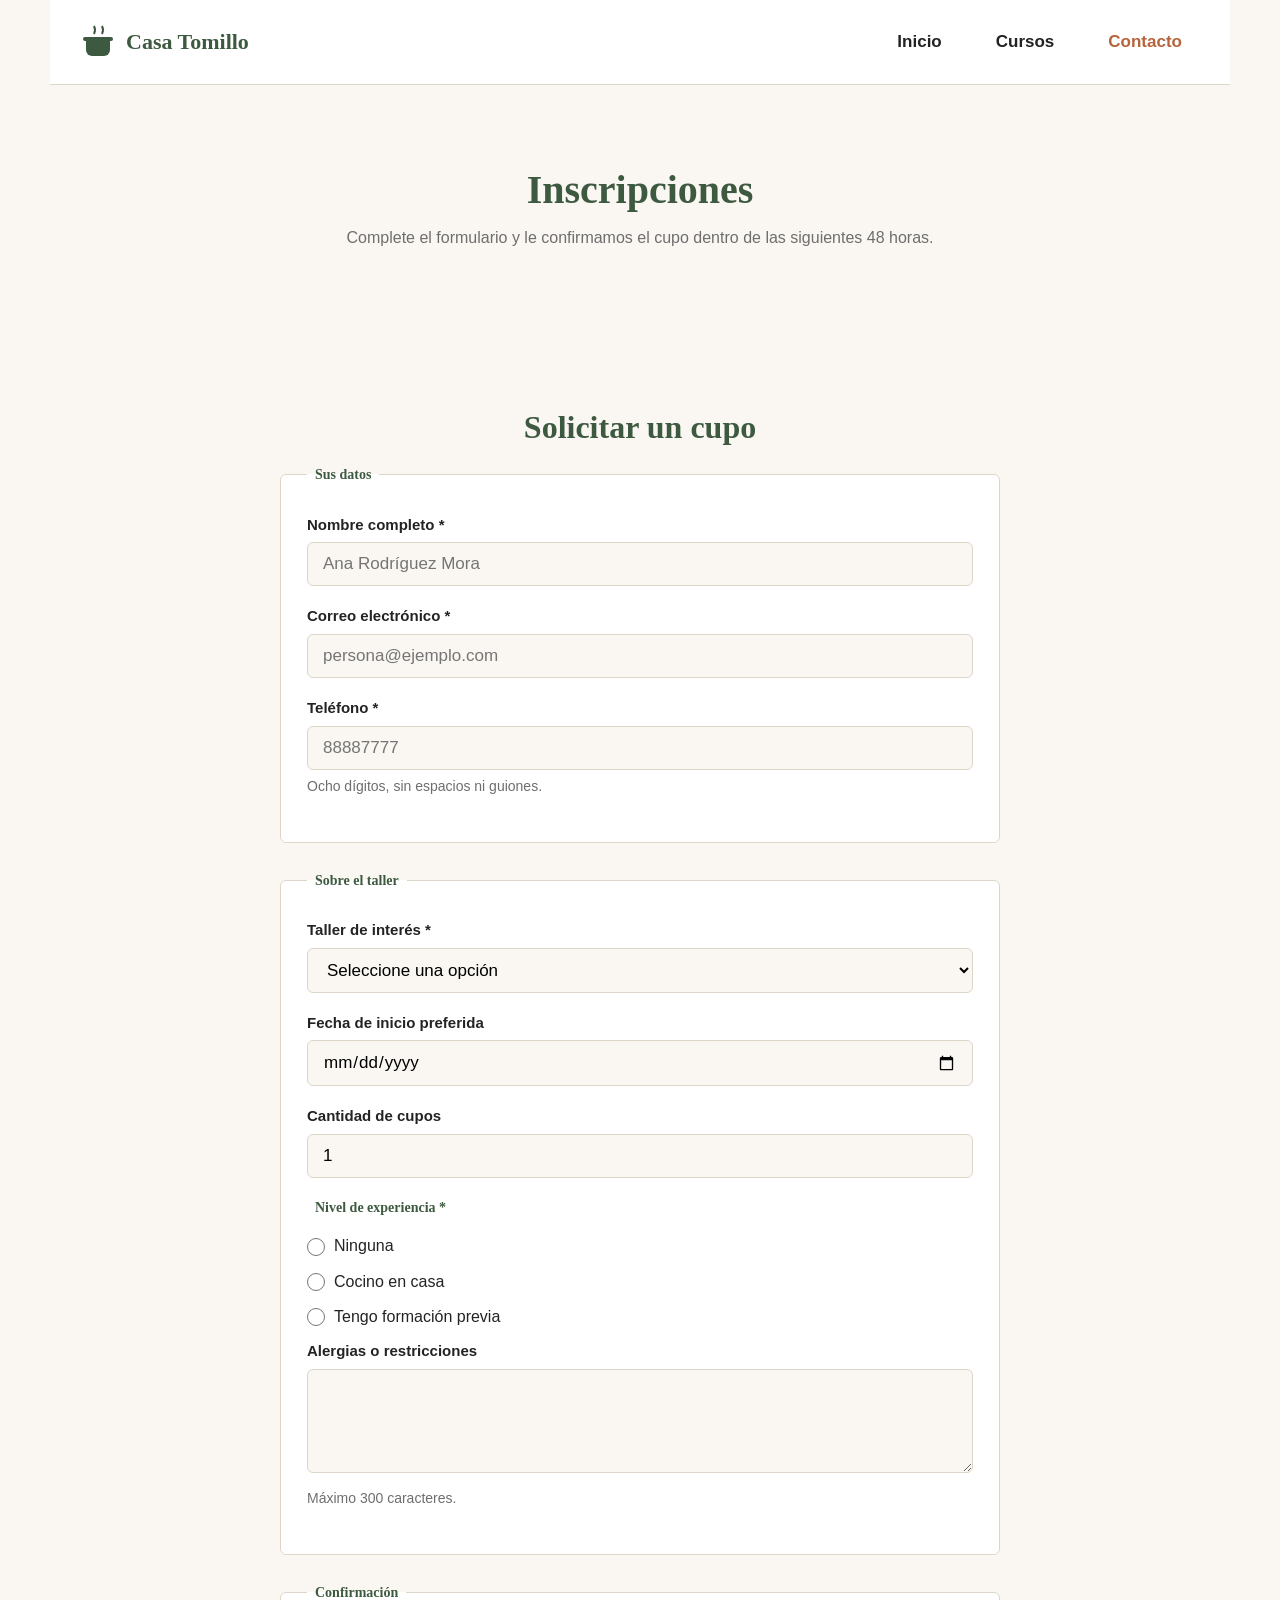
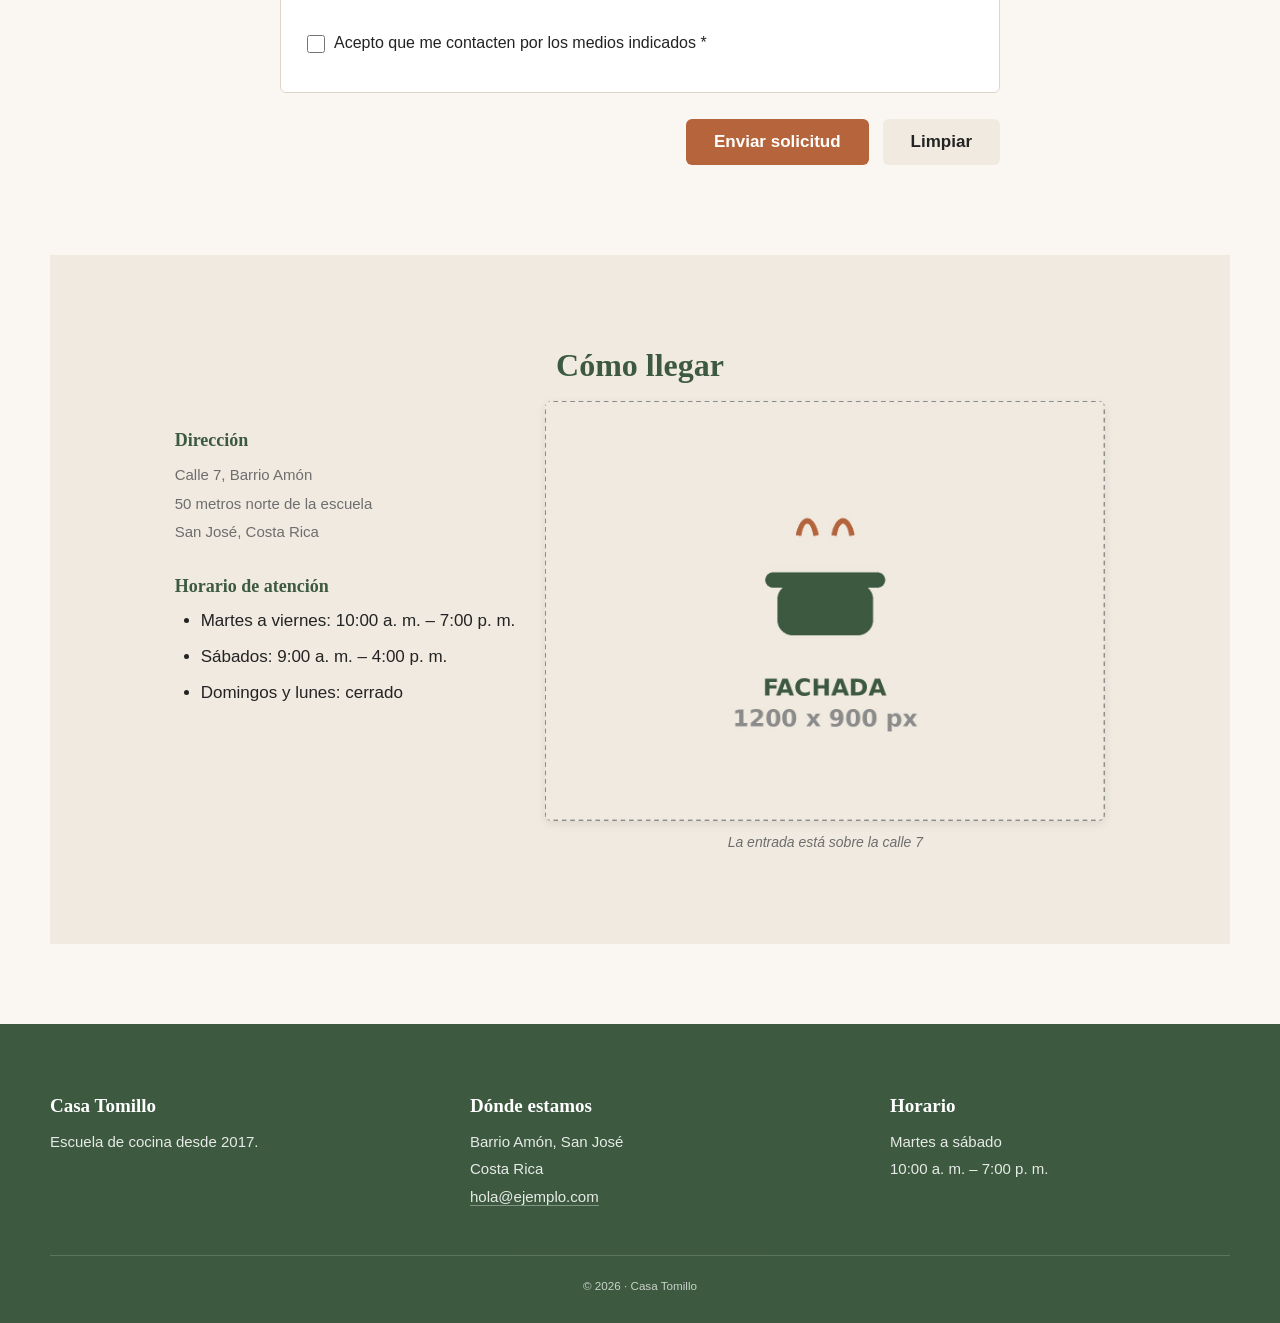
<file: ac3-responsive/contacto.html>
<!DOCTYPE html>
<html lang="es">

<head>
  <meta charset="UTF-8">
  <meta name="viewport" content="width=device-width, initial-scale=1.0">

  <meta name="author" content="Kevin Moises Cardenas Blandon">
  <meta name="description" content="Inscríbase en un taller de Casa Tomillo: formulario y datos de contacto.">
  <meta name="keywords" content="contacto, inscripción, talleres, cocina">

  <title>Contacto | Casa Tomillo</title>

  <link rel="icon" href="recursos/favicon.png" type="image/png">
  <link rel="stylesheet" href="css/estilos.css">

</head>

<body>

  <header id="cabecera" class="cabecera">

    <a href="index.html" class="marca">
      <svg class="marca-icono" width="36" height="36" viewBox="0 0 36 36"
           xmlns="http://www.w3.org/2000/svg" role="img"
           aria-label="Logo de Casa Tomillo: una olla con vapor">
        <path d="M6 16 h24 v10 a6 6 0 0 1 -6 6 h-12 a6 6 0 0 1 -6 -6 z" fill="currentColor"/>
        <rect x="3" y="13" width="30" height="4" rx="2" fill="currentColor"/>
        <path d="M14 10 q2 -4 0 -8" stroke="currentColor" stroke-width="2" fill="none"/>
        <path d="M22 10 q2 -4 0 -8" stroke="currentColor" stroke-width="2" fill="none"/>
      </svg>
      <span class="marca-texto">Casa Tomillo</span>
    </a>

    <nav class="navegacion" aria-label="Navegación principal">
      <ul class="menu">
        <li><a href="index.html" class="menu-enlace">Inicio</a></li>
        <li><a href="cursos.html" class="menu-enlace">Cursos</a></li>
        <li><a href="contacto.html" class="menu-enlace activo">Contacto</a></li>
      </ul>
    </nav>

  </header>

  <main id="contenido">

    <section id="intro" class="pagina-encabezado">
      <h1 class="pagina-titulo">Inscripciones</h1>
      <p class="pagina-bajada">
        Complete el formulario y le confirmamos el cupo dentro de las
        siguientes 48 horas.
      </p>
    </section>

    <!-- ═══ EL FORMULARIO ═══ -->
    <section id="inscripcion" class="seccion">
      <h2 class="seccion-titulo">Solicitar un cupo</h2>

      <form action="#" method="post" class="formulario">

        <fieldset class="grupo">
          <legend class="grupo-titulo">Sus datos</legend>

          <p class="campo">
            <label for="nombre" class="campo-etiqueta">Nombre completo *</label>
            <input type="text" id="nombre" name="nombre" class="campo-entrada"
                   required minlength="3" maxlength="60"
                   placeholder="Ana Rodríguez Mora">
          </p>

          <p class="campo">
            <label for="correo" class="campo-etiqueta">Correo electrónico *</label>
            <input type="email" id="correo" name="correo" class="campo-entrada"
                   required placeholder="persona@ejemplo.com">
          </p>

          <p class="campo">
            <label for="telefono" class="campo-etiqueta">Teléfono *</label>
            <input type="tel" id="telefono" name="telefono" class="campo-entrada"
                   required pattern="[0-9]{8}"
                   title="Ocho dígitos, sin espacios ni guiones"
                   placeholder="88887777">
            <small class="campo-ayuda">Ocho dígitos, sin espacios ni guiones.</small>
          </p>
        </fieldset>

        <fieldset class="grupo">
          <legend class="grupo-titulo">Sobre el taller</legend>

          <p class="campo">
            <label for="taller" class="campo-etiqueta">Taller de interés *</label>
            <select id="taller" name="taller" class="campo-entrada" required>
              <option value="">Seleccione una opción</option>
              <option value="cocina">Cocina de la casa</option>
              <option value="panaderia">Panadería</option>
              <option value="reposteria">Repostería</option>
            </select>
          </p>

          <p class="campo">
            <label for="inicio" class="campo-etiqueta">Fecha de inicio preferida</label>
            <input type="date" id="inicio" name="inicio" class="campo-entrada">
          </p>

          <p class="campo">
            <label for="personas" class="campo-etiqueta">Cantidad de cupos</label>
            <input type="number" id="personas" name="personas" class="campo-entrada"
                   min="1" max="8" step="1" value="1">
          </p>

          <fieldset class="grupo-opciones">
            <legend class="grupo-titulo">Nivel de experiencia *</legend>
            <p class="opcion">
              <input type="radio" id="ninguna" name="nivel" value="ninguna"
                     class="opcion-marca" required>
              <label for="ninguna" class="opcion-etiqueta">Ninguna</label>
            </p>
            <p class="opcion">
              <input type="radio" id="basica" name="nivel" value="basica" class="opcion-marca">
              <label for="basica" class="opcion-etiqueta">Cocino en casa</label>
            </p>
            <p class="opcion">
              <input type="radio" id="avanzada" name="nivel" value="avanzada" class="opcion-marca">
              <label for="avanzada" class="opcion-etiqueta">Tengo formación previa</label>
            </p>
          </fieldset>

          <p class="campo">
            <label for="alergias" class="campo-etiqueta">Alergias o restricciones</label>
            <textarea id="alergias" name="alergias" class="campo-entrada"
                      rows="4" maxlength="300"></textarea>
            <small class="campo-ayuda">Máximo 300 caracteres.</small>
          </p>
        </fieldset>

        <fieldset class="grupo">
          <legend class="grupo-titulo">Confirmación</legend>
          <p class="opcion">
            <input type="checkbox" id="acepto" name="acepto" class="opcion-marca" required>
            <label for="acepto" class="opcion-etiqueta">
              Acepto que me contacten por los medios indicados *
            </label>
          </p>
        </fieldset>

        <p class="fila-botones">
          <button type="submit" class="boton boton-principal">Enviar solicitud</button>
          <button type="reset" class="boton boton-secundario">Limpiar</button>
        </p>

      </form>
    </section>

    <!-- ═══ UBICACIÓN ═══ -->
    <section id="ubicacion" class="seccion seccion-alterna">
      <h2 class="seccion-titulo">Cómo llegar</h2>

      <div class="dos-columnas">

        <div class="columna">
          <h3 class="subtitulo">Dirección</h3>
          <address class="direccion">
            Calle 7, Barrio Amón<br>
            50 metros norte de la escuela<br>
            San José, Costa Rica
          </address>

          <h3 class="subtitulo">Horario de atención</h3>
          <ul class="lista-horario">
            <li>Martes a viernes: 10:00 a. m. – 7:00 p. m.</li>
            <li>Sábados: 9:00 a. m. – 4:00 p. m.</li>
            <li>Domingos y lunes: cerrado</li>
          </ul>
        </div>

        <figure class="columna-figura">
          <picture>
            <source media="(min-width:1024px)" srcset="recursos/fachada_grande.jpg">
            <source media="(min-width:768px)" srcset="recursos/fachada_mediana.jpg">
            <source media="(min-width:480px)" srcset="recursos/fachada_pequeña.jpg">
            <img src="recursos/fachada_pequeña.jpg"
               alt="Fachada de la escuela con su rótulo de madera"
               width="1200" height="900">
          </picture>
          <figcaption class="figura-pie">La entrada está sobre la calle 7</figcaption>
        </figure>

      </div>
    </section>

  </main>

  <footer id="pie" class="pie">
    <div class="pie-columnas">

      <div class="pie-bloque">
        <h2 class="pie-titulo">Casa Tomillo</h2>
        <p class="pie-texto">Escuela de cocina desde 2017.</p>
      </div>

      <div class="pie-bloque">
        <h2 class="pie-titulo">Dónde estamos</h2>
        <address class="pie-datos">
          Barrio Amón, San José<br>
          Costa Rica<br>
          <a href="mailto:hola@ejemplo.com" class="pie-enlace">hola@ejemplo.com</a>
        </address>
      </div>

      <div class="pie-bloque">
        <h2 class="pie-titulo">Horario</h2>
        <p class="pie-texto">
          Martes a sábado<br>
          10:00 a. m. – 7:00 p. m.
        </p>
      </div>

    </div>

    <p class="pie-creditos"><small>&copy; 2026 · Casa Tomillo</small></p>
  </footer>

</body>

</html>
</file>
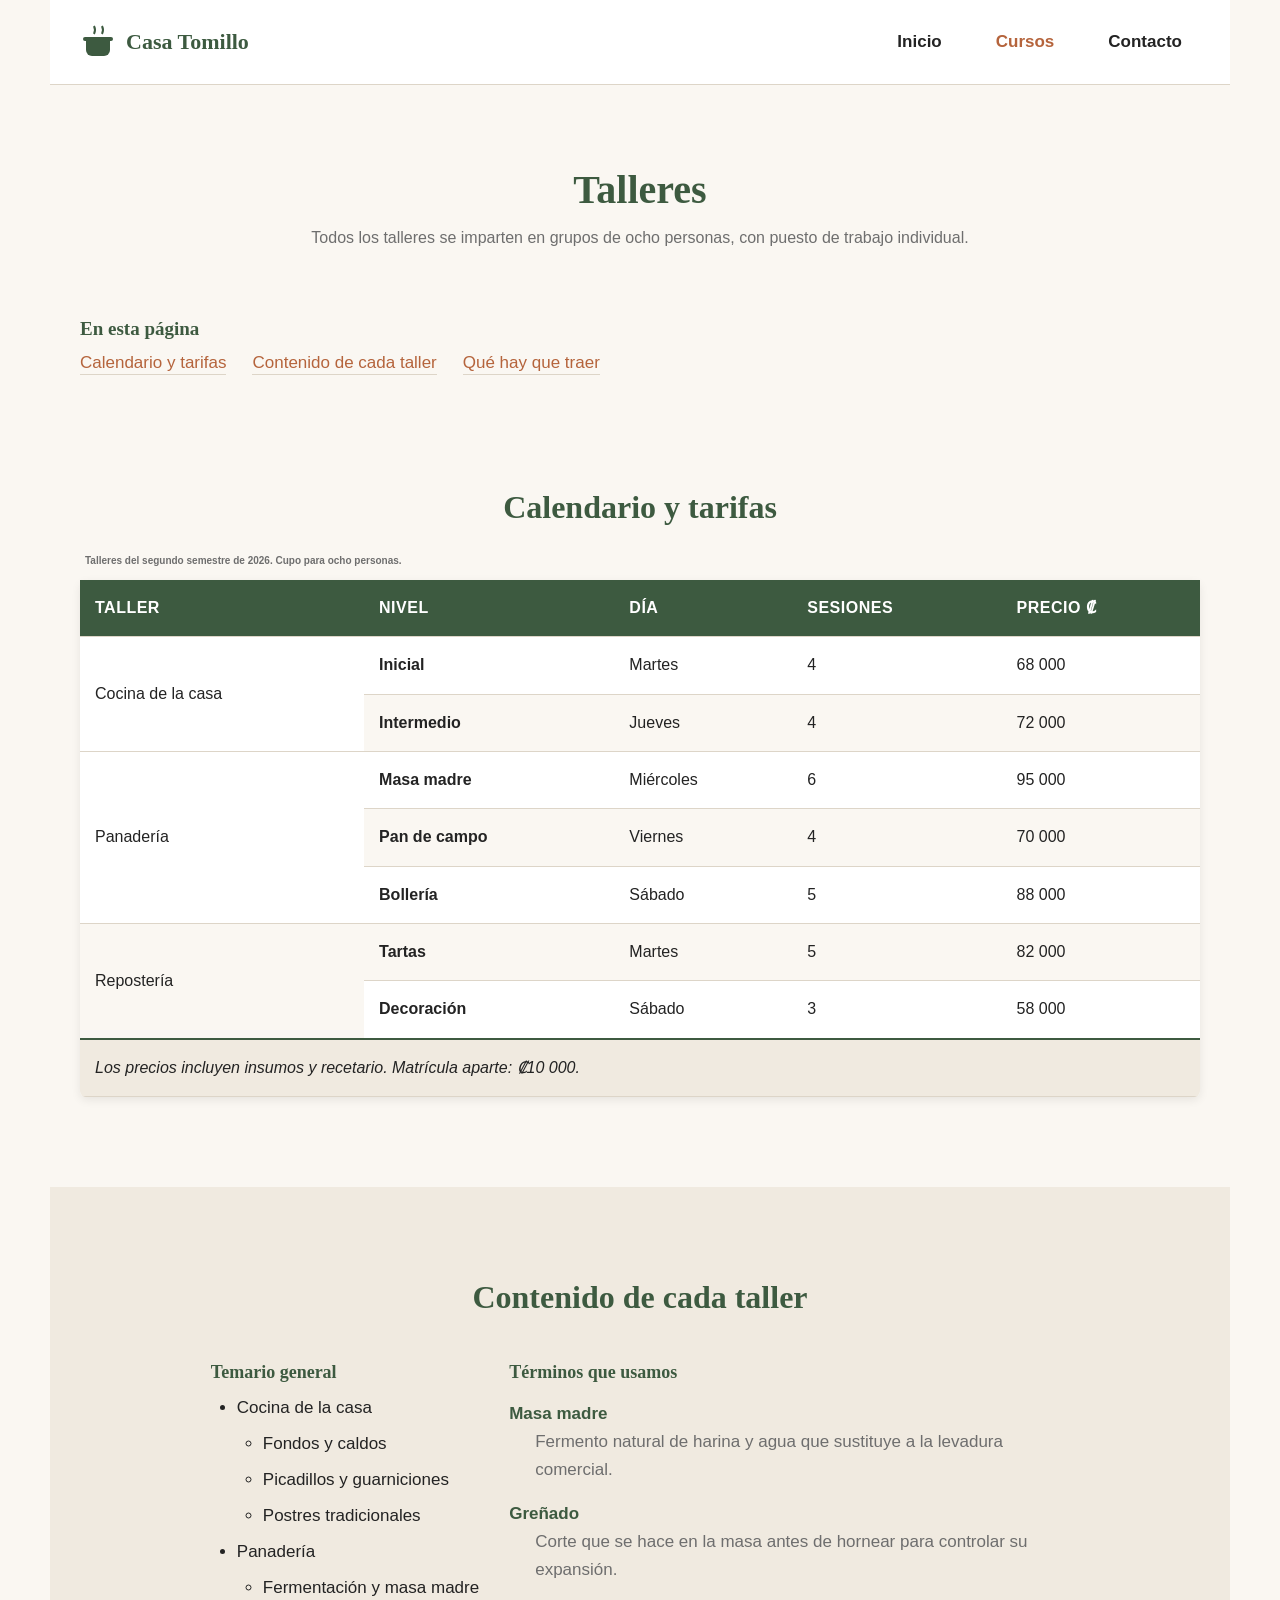
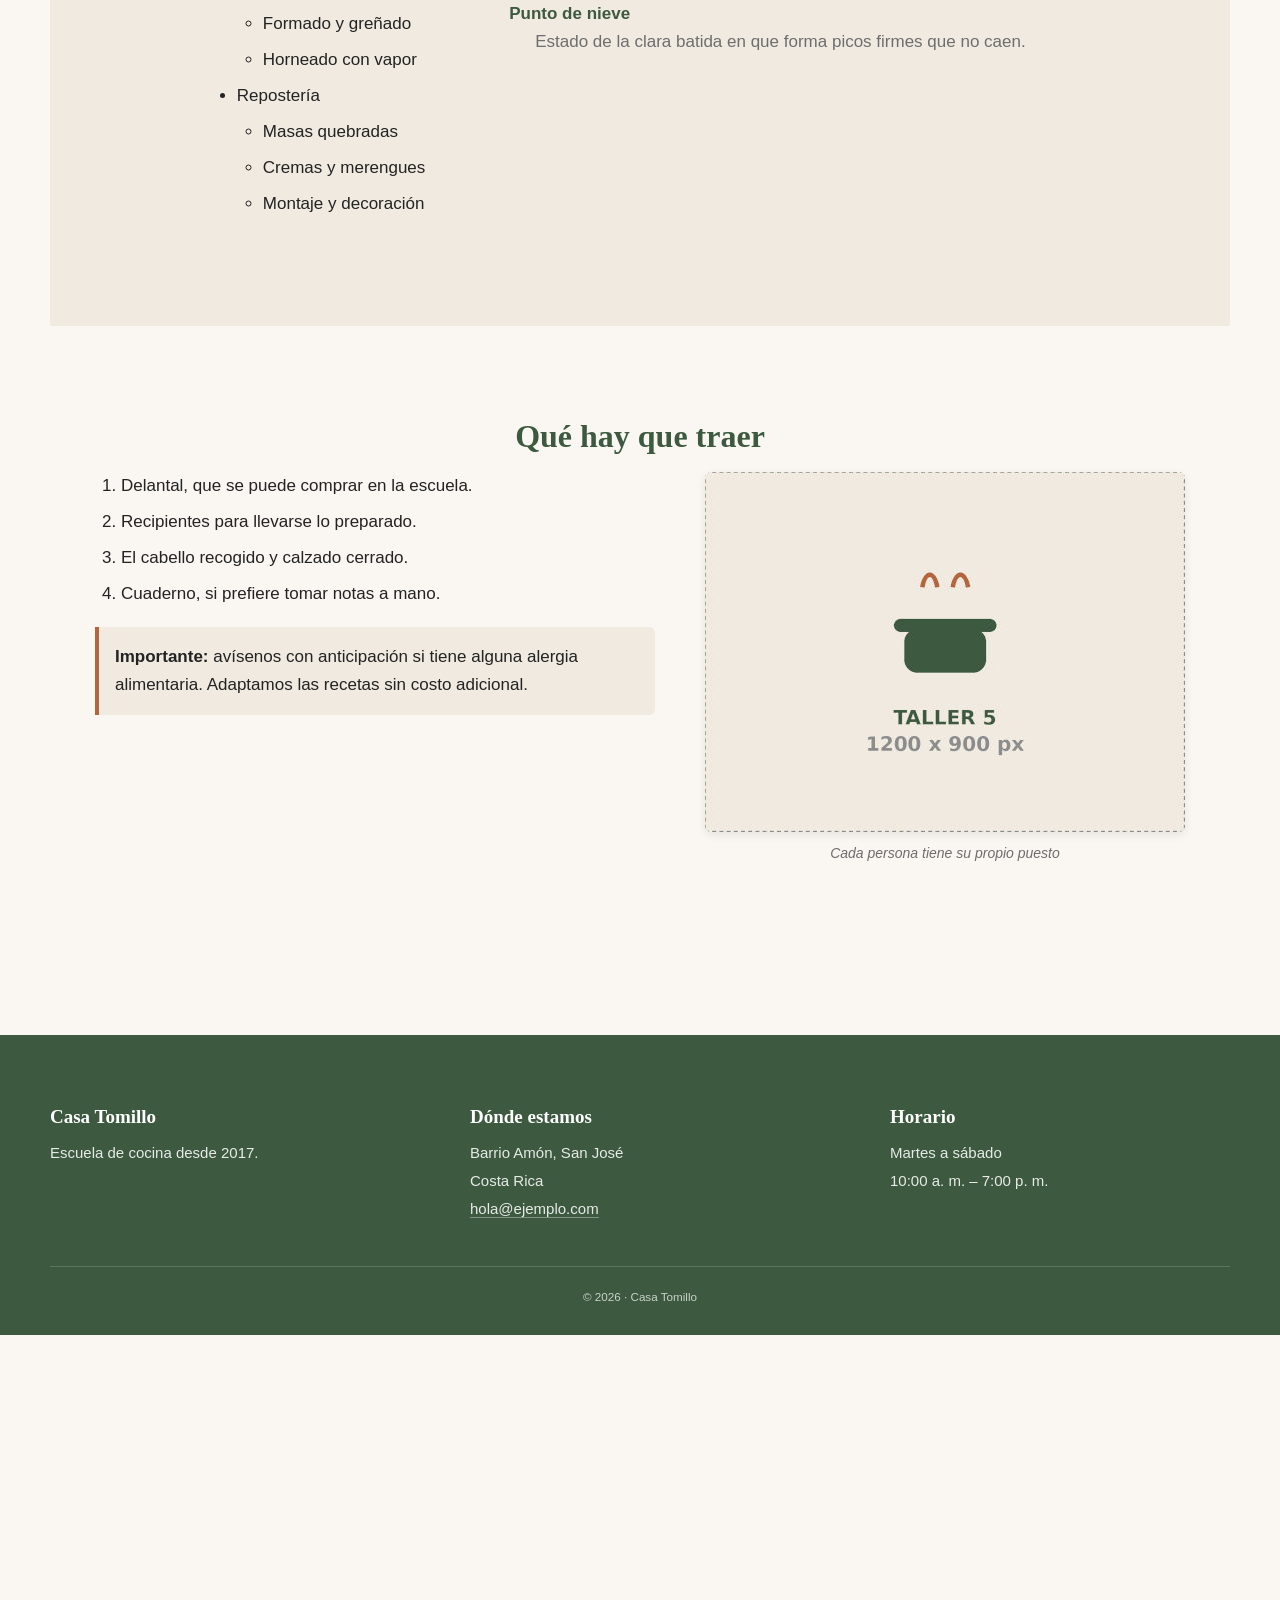
<file: ac3-responsive/cursos.html>
<!DOCTYPE html>
<html lang="es">

<head>
  <meta charset="UTF-8">
  <meta name="viewport" content="width=device-width, initial-scale=1.0">
  
  <meta name="author" content="Kevin Moises Cardenas Blandon">
  <meta name="description" content="Talleres de cocina, panadería y repostería: contenidos, horarios y tarifas.">
  <meta name="keywords" content="talleres, cursos, cocina, panadería, repostería">

  <title>Cursos | Casa Tomillo</title>

  <link rel="icon" href="recursos/favicon.png" type="image/png">
  <link rel="stylesheet" href="css/estilos.css">

</head>

<body>

  <header id="cabecera" class="cabecera">

    <a href="index.html" class="marca">
      <svg class="marca-icono" width="36" height="36" viewBox="0 0 36 36"
           xmlns="http://www.w3.org/2000/svg" role="img"
           aria-label="Logo de Casa Tomillo: una olla con vapor">
        <path d="M6 16 h24 v10 a6 6 0 0 1 -6 6 h-12 a6 6 0 0 1 -6 -6 z" fill="currentColor"/>
        <rect x="3" y="13" width="30" height="4" rx="2" fill="currentColor"/>
        <path d="M14 10 q2 -4 0 -8" stroke="currentColor" stroke-width="2" fill="none"/>
        <path d="M22 10 q2 -4 0 -8" stroke="currentColor" stroke-width="2" fill="none"/>
      </svg>
      <span class="marca-texto">Casa Tomillo</span>
    </a>

    <nav class="navegacion" aria-label="Navegación principal">
      <ul class="menu">
        <li><a href="index.html" class="menu-enlace ">Inicio</a></li>
        <li><a href="cursos.html" class="menu-enlace activo">Cursos</a></li>
        <li><a href="contacto.html" class="menu-enlace">Contacto</a></li>
      </ul>
    </nav>

  </header>

  <main id="contenido">

    <section id="intro" class="pagina-encabezado">
      <h1 class="pagina-titulo">Talleres</h1>
      <p class="pagina-bajada">
        Todos los talleres se imparten en grupos de ocho personas, con puesto
        de trabajo individual.
      </p>
    </section>

    <!-- ═══ ÍNDICE INTERNO ═══ -->
    <nav class="indice" aria-label="Contenido de la página">
      <h2 class="indice-titulo">En esta página</h2>
      <ul class="indice-lista">
        <li><a href="#calendario">Calendario y tarifas</a></li>
        <li><a href="#contenidos">Contenido de cada taller</a></li>
        <li><a href="#requisitos">Qué hay que traer</a></li>
      </ul>
    </nav>

    <!-- ═══ LA TABLA ═══ -->
    <section id="calendario" class="seccion">
      <h2 class="seccion-titulo">Calendario y tarifas</h2>

      <table class="tabla">
        <caption class="tabla-titulo">
          Talleres del segundo semestre de 2026. Cupo para ocho personas.
        </caption>

        <thead>
          <tr>
            <th scope="col">Taller</th>
            <th scope="col">Nivel</th>
            <th scope="col">Día</th>
            <th scope="col">Sesiones</th>
            <th scope="col">Precio ₡</th>
          </tr>
        </thead>

        <tbody>
          <tr>
            <td rowspan="2">Cocina de la casa</td>
            <th scope="row">Inicial</th>
            <td>Martes</td>
            <td>4</td>
            <td>68 000</td>
          </tr>
          <tr>
            <th scope="row">Intermedio</th>
            <td>Jueves</td>
            <td>4</td>
            <td>72 000</td>
          </tr>

          <tr>
            <td rowspan="3">Panadería</td>
            <th scope="row">Masa madre</th>
            <td>Miércoles</td>
            <td>6</td>
            <td>95 000</td>
          </tr>
          <tr>
            <th scope="row">Pan de campo</th>
            <td>Viernes</td>
            <td>4</td>
            <td>70 000</td>
          </tr>
          <tr>
            <th scope="row">Bollería</th>
            <td>Sábado</td>
            <td>5</td>
            <td>88 000</td>
          </tr>

          <tr>
            <td rowspan="2">Repostería</td>
            <th scope="row">Tartas</th>
            <td>Martes</td>
            <td>5</td>
            <td>82 000</td>
          </tr>
          <tr>
            <th scope="row">Decoración</th>
            <td>Sábado</td>
            <td>3</td>
            <td>58 000</td>
          </tr>
        </tbody>

        <tfoot>
          <tr>
            <td colspan="5">
              Los precios incluyen insumos y recetario. Matrícula aparte: ₡10 000.
            </td>
          </tr>
        </tfoot>
      </table>
    </section>

    <!-- ═══ LISTAS ═══ -->
    <section id="contenidos" class="seccion seccion-alterna">
      <h2 class="seccion-titulo">Contenido de cada taller</h2>

      <div class="dos-columnas">

        <div class="columna">
          <h3 class="subtitulo">Temario general</h3>
          <ul class="lista-temario">
            <li>Cocina de la casa
              <ul>
                <li>Fondos y caldos</li>
                <li>Picadillos y guarniciones</li>
                <li>Postres tradicionales</li>
              </ul>
            </li>
            <li>Panadería
              <ul>
                <li>Fermentación y masa madre</li>
                <li>Formado y greñado</li>
                <li>Horneado con vapor</li>
              </ul>
            </li>
            <li>Repostería
              <ul>
                <li>Masas quebradas</li>
                <li>Cremas y merengues</li>
                <li>Montaje y decoración</li>
              </ul>
            </li>
          </ul>
        </div>

        <div class="columna">
          <h3 class="subtitulo">Términos que usamos</h3>
          <dl class="glosario">
            <dt class="glosario-termino">Masa madre</dt>
            <dd class="glosario-definicion">
              Fermento natural de harina y agua que sustituye a la levadura comercial.
            </dd>

            <dt class="glosario-termino">Greñado</dt>
            <dd class="glosario-definicion">
              Corte que se hace en la masa antes de hornear para controlar su expansión.
            </dd>

            <dt class="glosario-termino">Punto de nieve</dt>
            <dd class="glosario-definicion">
              Estado de la clara batida en que forma picos firmes que no caen.
            </dd>
          </dl>
        </div>

      </div>
    </section>

    <!-- ═══ REQUISITOS ═══ -->
    <section id="requisitos" class="seccion">
      <h2 class="seccion-titulo">Qué hay que traer</h2>

      <div class="dos-columnas">

        <div class="columna">
          <ol class="lista-requisitos">
            <li>Delantal, que se puede comprar en la escuela.</li>
            <li>Recipientes para llevarse lo preparado.</li>
            <li>El cabello recogido y calzado cerrado.</li>
            <li>Cuaderno, si prefiere tomar notas a mano.</li>
          </ol>

          <p class="aviso-taller">
            <strong>Importante:</strong> avísenos con anticipación si tiene
            alguna alergia alimentaria. Adaptamos las recetas sin costo adicional.
          </p>
        </div>

        <figure class="columna-figura">
          <picture>
            <source media="(min-width:1024px)" srcset="recursos/taller-5_grande.jpg">
            <source media="(min-width:768px)" srcset="recursos/taller-5_mediana.jpg">
            <source media="(min-width:480px)" srcset="recursos/taller-5_pequeña.jpg">
            <img src="recursos/taller-5_pequeña.jpg"
               alt="Puesto de trabajo individual con utensilios ordenados"
               width="1200" height="900">
          </picture>
          <figcaption class="figura-pie">Cada persona tiene su propio puesto</figcaption>
        </figure>

      </div>
    </section>

  </main>

  <footer id="pie" class="pie">
    <div class="pie-columnas">

      <div class="pie-bloque">
        <h2 class="pie-titulo">Casa Tomillo</h2>
        <p class="pie-texto">Escuela de cocina desde 2017.</p>
      </div>

      <div class="pie-bloque">
        <h2 class="pie-titulo">Dónde estamos</h2>
        <address class="pie-datos">
          Barrio Amón, San José<br>
          Costa Rica<br>
          <a href="mailto:hola@ejemplo.com" class="pie-enlace">hola@ejemplo.com</a>
        </address>
      </div>

      <div class="pie-bloque">
        <h2 class="pie-titulo">Horario</h2>
        <p class="pie-texto">
          Martes a sábado<br>
          10:00 a. m. – 7:00 p. m.
        </p>
      </div>

    </div>

    <p class="pie-creditos"><small>&copy; 2026 · Casa Tomillo</small></p>
  </footer>

</body>

</html>
</file>
<file: ac2-css/css/estilos.css>
/* Reset y configuraciones generales */
*{
    margin: 0;
    padding: 0;
    box-sizing: border-box;
}

html{
    font-size: 62.5%;
}

body{
    font-family: Arial, Helvetica, sans-serif;
    max-width: 120rem;
    margin: 0 auto;
    background-color: #f6fbff;
}

h1, h2, h3{
    font-weight: 700;
}

h1{
    font-size: 4.0rem;
    color: #3a7ca5;
}
h2{font-size: 3.0rem;}
h3{font-size: 2.0rem;}

p{font-size: 1.5rem;}

a{
    font-size: 1.5rem;
    text-decoration: none;
}

/* header */
#cabecera{
    display: flex;
    justify-content: space-between;
    align-items: center;
    background-color: white;
    padding: 1.5rem 3rem;
    box-shadow: 2px 2px 5px rgba(0, 0, 0, 0.5);
}

.marca .lema{
    color: #3a7ca5;
}

.menu-principal ul{
    display: flex;
    list-style: none;
}

.menu-principal ul li a{
    color: #3a7ca5;
    padding: 1.5rem 1.8rem;
    margin: 0 0.5rem;
    font-size: 1.5rem;
    font-weight: 700;
    text-transform: uppercase;
    border-radius: 1rem;
    transition: background-color 0.3s ease-in-out;
}

.menu-principal ul li a:hover{
    background-color: #b0deec;
}

.enlace-activo{
    background-color: #94cddf;
}

/* Contenido index */

/* presentacion */
#portada{
    background-color: #3a7ca5;
    text-align: center;
    margin: 3rem 1rem;
    padding: 12rem 0;
    border-radius: 1rem;
}

.hero h2{
    color: white;
    margin-bottom: 2rem;
}

.hero-texto{
    color: white;
    margin-bottom: 3rem; 
}

.boton {
    padding: 1rem 1.5rem;
    border: none;
    transition: background-color 0.3s ease-in-out;
    border-radius: 0.5rem;
    font-weight: 500;
}

.boton-principal{
    background-color: #94cddf;
    color: white;
}

.boton-principal:hover{
    background-color: #b0deec;
}

.boton-principal:focus{
    background-color: #8bafb9;
}

/* Tres bloques para maquetar en fila */
#servicios{
    padding: 1rem 2rem;
}

#servicios h2{
    color: #3a7ca5;
    border-bottom: 3px solid #3a7ca5;
    padding: 1rem 0;
    margin: 2rem 0;
}

.rejilla-servicios{
    display: grid;
    grid-template-columns: repeat(auto-fit,minmax(300px, 1fr));
    gap: 3rem;
}

.tarjeta{
    display: flex;
    flex-direction: column;
    justify-content: space-around;
    gap: 2rem;
    background-color: white;
    padding: 3rem;
    border-radius: 1rem;
    box-shadow: 1px 2px 5px rgba(0, 0, 0, 0.5);
    border: 1px solid #3a7ca5;
}

.tarjeta h3{
    color: #3a7ca5;
}

.tarjeta p{
    color: #818181;
}

.tarjeta-pie{
    font-weight: 700;
    border-top: 1px solid #818181;
    padding-top: 1rem;
}

/* Contenido con cita */
#historia{
    max-width: 58rem;
    margin: 1rem 0 7rem;
    padding: 1rem 2rem;
}

#historia h2{
    color: #3a7ca5;
    border-bottom: 3px solid #3a7ca5;
    padding: 1rem 0;
    margin: 2rem 0;
}

#historia p{
    padding: 1rem 0;
}

.cita{
    width: 100%;
    background-color: white;
    display: flex;
    flex-direction: column;
    padding: 3rem;
    margin: 2rem 0;
    border-radius: 0 0.5rem 0.5rem 0;
    border-left: 0.4rem solid #3a7ca5;
    box-shadow: 1px 1px 5px rgba(0, 0, 0, 0.5);
}

.cita-autoria{
    text-align: end;
}

/* CONTENIDO SECUNDARIO */
#aviso{
    width: 100%;
    background-color: #3a7ca536;
    display: flex;
    flex-direction: column;
    gap: 1rem;
    padding: 3rem;
    margin: 5rem 0;
    border-radius: 0 0.5rem 0.5rem 0;
    border-left: 0.4rem solid #3a7ca5;
    box-shadow: 1px 1px 5px rgba(0, 0, 0, 0.5);
}

.panel-aviso h2{
    color: #3a7ca5;
}

.panel-aviso p{
    color: #818181;
    font-weight: 600;
}

/* fin contenido index */

/* Contenido catalogo */

.indice{
    margin: 2rem;
    padding: 1.5rem 3rem;
    border-radius: 1rem;
    background-color: #3a7ca536;
}

.indice h2{
    font-size: 2rem;
    color: #3a7ca5;
}

.indice ul{
    display: flex;
    gap: 1.5rem;
    list-style: none;
    margin-top: 1rem;
}

.indice ul li a{
    color: #3a7ca5;
    border-bottom: 1px solid #3a7ca536;
}

/* LA TABLA */

#existencias{
    margin: 2rem;
    padding: 1.5rem 0;
}

#existencias h2{
    color: #3a7ca5;
    border-bottom: 2px solid #3a7ca5;
}

.tabla-catalogo{
    margin: 3rem 0;
    width: 100%;
    font-size: 1.8rem;
    box-shadow: 1px 2px 10px rgba(0, 0, 0, 0.2);
}

.tabla-catalogo caption{
    text-align: start;
    color: #3a7ca5;
    font-size: 1.2rem;
    font-weight: 700;
    margin: 1rem;
}

.tabla-catalogo thead{
    background-color: #3a7ca5;
    color: white;
}

.tabla-catalogo thead tr th, 
.tabla-catalogo tbody tr td, 
.tabla-catalogo tbody tr th,
.tabla-catalogo tfoot tr td 
{
    padding: 1.5rem;
    text-align: start;
}

.tabla-catalogo tbody{
    background-color: white;
}

.tabla-catalogo tbody tr:nth-last-child(2){
    background-color: #94cddf;
}

.tabla-catalogo tbody tr:nth-last-child(4){
    background-color: #94cddf;
}

.tabla-catalogo tbody tr:nth-last-child(6){
    background-color: #94cddf;
}

.tabla-catalogo tbody tr:nth-last-child(4){
    background-color: #94cddf;
}

.tabla-catalogo tbody tr:nth-last-child(2){
    background-color: #94cddf;
}

.tabla-catalogo tbody tr th{color: #3a7ca5;}

.tabla-catalogo tfoot{
    background-color: #3a7ca536;
}

.tabla-catalogo tfoot tr td {
    border-top: 2px solid #2f6690;
}

/* LISTAS */

#categorias h2{
    color: #3a7ca5;
    padding: 1rem 0;
    margin: 1rem 0;
    border-bottom: 2px solid #3a7ca5;
}

.lista-categorias {
    font-size: 1.5rem;
}

.lista-categorias li{
    margin-left: 3rem;
    margin-top: 1rem;
}

#categorias h3{
    color: #3a7ca5;
    margin-top: 2rem;
}

.glosario{
    background-color: white;
    font-size: 1.8rem;
    padding: 3rem;
    border: 1px solid #3a7ca5;
    border-radius: 1rem;
}

.glosario dt{
    color: #3a7ca5;
    font-weight: 700;
}

.glosario dd{
    margin-left: 2rem;
    margin-bottom: 2rem;
}

/* EL FORMULARIO */

#pedido h2{
    color: #3a7ca5;
    border-bottom: 3px solid #3a7ca5;
    margin: 3rem 0;
}

    
.formulario-pedido{
    max-width: 70rem;
    margin: 2rem 0;
    display: flex;
    flex-direction: column;
    gap: 2rem;
}

.grupo-campos{
    background-color: white;
    padding: 2rem;
    border-radius: 1rem;
    border: 1px solid #3a7ca5;
}

.grupo-campos legend{
    color: #3a7ca5;
    font-size: 1.8rem;
    font-weight: 700;
}

.campo{
    display: flex;
    flex-direction: column;
    margin-bottom: 2rem;
}

.campo label{
    font-weight: 700;
    margin-bottom: 0.5rem;
}

.campo input{
    padding: 1.5rem;
    border-radius: 1rem;
    border: 1px solid #94cddf;
}

.campo input:focus{
    outline: none;
}

.campo input:valid:not(:placeholder-shown){
    outline: 2px solid #0ea300;
}

.campo input:invalid:not(:placeholder-shown){
    outline: 2px solid #d40303;
}

.campo select{
    padding: 1.5rem;
    border-radius: 1rem;
    border: 1px solid #94cddf;
}

.grupo-opciones {
    border: none;
}

.opcion{
    margin: 1rem 0;
}

.campo textarea{
    padding: 1.5rem;
    border-radius: 1rem;
    border: 1px solid #94cddf;
}

.grupo-botones{
    width: 100%;
    display: flex;
    justify-content: end;
    gap: 2rem;
}

.boton-secundario:hover{
    background-color: #d9d9d9;
}

.boton-secundario:focus{
    background-color: #949494;
}


.volver{
    max-width: 70rem;
    text-align: end;
    margin: 5rem 0;
}

.volver a{
    color: #4590be;
}

/* fin contenido catalogo */

/* pie pagina */
#pie{
    background-color: #2f6690;
    position: absolute;
    left: 0;
    width: 100%;
}

.pie-contenido{
    color: white;
    max-width: 120rem;
    margin: 0 auto;
    padding: 5rem 0 2rem;
    display: flex;
    flex-direction: column;
}

.datos-contacto{
    font-size: 1.5rem;
    
    margin: 2rem 0 4rem;
}

.datos-contacto a{
    color: white;
}

.creditos{
    border-top: 1px solid #4590be;
    padding: 2rem 0 0;
    text-align: center;
}
</file>
<file: ac3-responsive/css/estilos.css>
/* ═══════════════════════════════════════════════════════════════════════
   CASA TOMILLO · HOJA DE ESTILOS
   Escuela de cocina · San José, Costa Rica

   Esta hoja produce un sitio que se ve correctamente en un monitor de
   escritorio. Fue escrita antes de que el proyecto contemplara el uso
   desde teléfonos.
   ═══════════════════════════════════════════════════════════════════════ */


/* ─── RESET ──────────────────────────────────────────────────────────── */
* {
  margin: 0;
  padding: 0;
  box-sizing: border-box;
}


/* ─── VARIABLES ──────────────────────────────────────────────────────── */
:root {
  --verde:        #3D5A40;
  --verde-oscuro: #2A3F2C;
  --terracota:    #B5643C;
  --terracota-os: #94502F;
  --tinta:        #232323;
  --suave:        #6E6E6E;
  --crema:        #FAF7F2;
  --crema-alt:    #F0EAE0;
  --linea:        #DDD5C8;
  --blanco:       #FFFFFF;

  --fuente-titulo: Georgia, 'Times New Roman', serif;
  --fuente-texto:  'Segoe UI', Arial, sans-serif;

  --radio:  6px;
  --sombra: 0 3px 10px rgba(0, 0, 0, 0.08);
  --sombra-alta: 0 8px 20px rgba(0, 0, 0, 0.14);
}


/* ─── BASE ───────────────────────────────────────────────────────────── */
html{
  font-size: 62.5%;
}

body {
  font-family: var(--fuente-texto);
  font-size: 1.7rem;
  line-height: 1.65;
  color: var(--tinta);
  background-color: var(--crema);
}

h1, h2, h3 {
  font-family: var(--fuente-titulo);
  line-height: 1.25;
  color: var(--verde);
}

h1 { font-size: 2.6rem; }
h2 { font-size: 2rem; }
h3 { font-size: 1.4rem; }



p { margin-bottom: 18px; }

a {
  color: var(--terracota);
  text-decoration: none;
}

img {
  display: block;
}

/* ─── CONTENEDORES ───────────────────────────────────────────────────── */
.seccion {
  max-width: 1180px;
  margin-left: auto;
  margin-right: auto;
  padding: 90px 30px;
}

.seccion-alterna {
  background-color: var(--crema-alt);
  width: 100%;
}

.seccion-alterna > * {
  max-width: 1180px;
  margin-left: auto;
  margin-right: auto;
}

.seccion-titulo {
  text-align: center;
  margin-bottom: 16px;
}

.seccion-entrada {
  max-width: 640px;
  margin-left: auto;
  margin-right: auto;
  margin-bottom: 48px;
  text-align: center;
  color: var(--suave);
}

.pagina-encabezado {
  max-width: 1180px;
  margin: 0 auto;
  padding: 80px 30px 48px;
  text-align: center;
}

.pagina-titulo   { margin-bottom: 10px; }
.pagina-bajada   { color: var(--suave); font-size: 1rem;}
.subtitulo       { margin-top: 28px; margin-bottom: 10px; }


/* ─── CABECERA ───────────────────────────────────────────────────────── */
.cabecera {
  display: flex;
  justify-content: center;
  align-items: center;
  max-width: 1180px;
  margin: 0 auto;
  padding: 18px 30px;
  background-color: var(--blanco);
  border-bottom: 1px solid var(--linea);
  flex-wrap: wrap;
  gap: 2rem;
}

.marca {
  display: flex;
  align-items: center;
  gap: 10px;
  color: var(--verde);
}

.marca-icono { color: var(--verde); }

.marca-texto {
  font-family: var(--fuente-titulo);
  font-size: 2.2rem;
  font-weight: 700;
}

.navegacion {
  display: flex;
  align-items: center;
  flex-direction: column;
  flex-wrap: wrap;
}

.menu {
  display: flex;
  gap: 18px;
  list-style: none;
}

.menu-enlace {
  display: inline-block;
  padding: 10px 18px;
  color: var(--tinta);
  font-weight: 600;
  border-radius: var(--radio);
  transition: background-color 0.25s ease, color 0.25s ease;
}

.menu-enlace:hover {
  background-color: var(--crema-alt);
  color: var(--verde);
}

.menu-enlace:focus {
  outline: 2px solid var(--terracota);
  outline-offset: 2px;
}

.menu-enlace.activo { color: var(--terracota); }

.menu-control,
.menu-boton{
  display: none;
}

/* ─── PORTADA ────────────────────────────────────────────────────────── */
.portada {
  background-color: var(--verde);
  background-image: url('../recursos/portada.jpg');
  background-size: cover;
  background-position: center;
  background-repeat: no-repeat;
  height: 560px;
  display: flex;
  align-items: center;
  justify-content: center;
  padding: 30px;
  text-align: center;
}

.portada-caja {
  background-color: rgba(0, 0, 0, 0.48);
  padding: 2.5rem;
  border-radius: var(--radio);
  max-width: 720px;
}

.portada-titulo {
  color: var(--blanco);
  margin-bottom: 16px;
}

.portada-bajada {
  color: var(--blanco);
  font-size: 1.9rem;
  margin-bottom: 28px;
}

#portada .portada-bajada{font-size: 1.5rem;}

/* ─── TARJETAS · Flexbox ─────────────────────────────────────────────── */
.fila-propuestas {
  display: flex;
  justify-content: center;
  gap: 2rem;
  flex-wrap: wrap;
}

.tarjeta {
  max-width: 360px;
  background-color: var(--blanco);
  padding: 28px;
  border-radius: var(--radio);
  box-shadow: var(--sombra);
  text-align: center;
  display: flex;
  flex-direction: column;
  transition: transform 0.25s ease, box-shadow 0.25s ease;
}

.tarjeta p{font-size: 1.4rem;}

.tarjeta:hover {
  transform: translateY(-5px);
  box-shadow: var(--sombra-alta);
}

.tarjeta-icono  { color: var(--terracota); margin: 0 auto 14px; }
.tarjeta-titulo { margin-bottom: 8px; }
.tarjeta-texto  { color: var(--suave); flex-grow: 1; }

.tarjeta-dato {
  font-weight: 700;
  color: var(--verde);
  font-size: 1.4rem;
  margin-bottom: 0;
  padding-top: 14px;
  border-top: 1px solid var(--linea);
}

/* ─── GALERÍA · Grid ─────────────────────────────────────────────────── */
.rejilla-galeria {
  display: grid;
  grid-template-columns: repeat(auto-fit, minmax(250px, 1fr));
  gap: 18px;
}

.pieza {
  position: relative;
  overflow: hidden;
  border-radius: var(--radio);
  box-shadow: var(--sombra);
  background-color: var(--crema-alt);
}

.pieza img {
  width: 100%;
  height: auto;
  object-fit: cover;
  transition: transform 0.4s ease;
}

.pieza:hover img { transform: scale(1.06); }

.pieza-pie {
  position: absolute;
  bottom: 0;
  left: 0;
  right: 0;
  background: linear-gradient(to top, rgba(0,0,0,.82), rgba(0,0,0,0));
  color: var(--blanco);
  padding: 22px 12px 10px;
  font-size: 1.4rem;
  text-align: center;
}


/* ─── CITA ───────────────────────────────────────────────────────────── */
.cita {
  max-width: 720px;
  margin: 0 auto;
  padding: 2rem;
  background-color: var(--blanco);
  border-left: 5px solid var(--terracota);
  border-radius: var(--radio);
  box-shadow: var(--sombra);
}

.cita-texto {
  font-family: var(--fuente-titulo);
  font-size: 1.5rem;
  font-style: italic;
  line-height: 1.5;
}

.cita-autoria {
  color: var(--suave);
  font-size: 0.8rem;
  text-align: right;
}


/* ─── ÍNDICE INTERNO ─────────────────────────────────────────────────── */
.indice {
  max-width: 1180px;
  margin: 0 auto 20px;
  padding: 0 30px;
}

.indice-titulo { font-size: 1.9rem; margin-bottom: 8px; }

.indice-lista {
  display: flex;
  gap: 26px;
  list-style: none;
  flex-wrap: wrap;
  justify-content: center;
}

.indice-lista a {
  border-bottom: 1px solid var(--linea);
  padding-bottom: 2px;
}


/* ─── TABLA ──────────────────────────────────────────────────────────── */
.tabla {
  width: 100%;
  border-collapse: collapse;
  background-color: var(--blanco);
  border-radius: var(--radio);
  overflow: hidden;
  box-shadow: var(--sombra);
}

.tabla-titulo {
  padding: 1rem 0.5rem;
  font-weight: 600;
  text-align: left;
  color: var(--suave);
  font-size: 0.7rem;
}

.tabla th,
.tabla td {
  padding: 1rem 0.5rem;
  border-bottom: 1px solid var(--linea);
  text-align: left;
  font-size: 0.7rem;
}

.tabla thead th {
  background-color: var(--verde);
  color: var(--blanco);
  font-size: 0.7rem;
  text-transform: uppercase;
  letter-spacing: 0.5px;
}

.tabla tbody tr:nth-child(even) { background-color: var(--crema); }
.tabla tbody tr:hover           { background-color: var(--crema-alt); }

.tabla tfoot td {
  background-color: var(--crema-alt);
  font-style: italic;
  font-size: 0.7rem;
  border-top: 2px solid var(--verde);
}


/* ─── DOS COLUMNAS · Flexbox ─────────────────────────────────────────── */
.dos-columnas {
  display: flex;
  gap: 3rem;
  align-items: flex-start;
  justify-content: center;
  flex-wrap: wrap;
}

.columna        { max-width: 560px; }
.columna-figura { max-width: 560px; margin: 0; }

.columna-figura img {
  height: auto;
  width: 100%;
  border-radius: var(--radio);
  box-shadow: var(--sombra);
}

.figura-pie {
  margin-top: 10px;
  font-size: 1.4rem;
  color: var(--suave);
  text-align: center;
  font-style: italic;
}


/* ─── LISTAS ─────────────────────────────────────────────────────────── */
.lista-temario,
.lista-requisitos,
.lista-horario {
  padding-left: 26px;
  margin-bottom: 18px;
}

.lista-temario li,
.lista-requisitos li,
.lista-horario li { margin-bottom: 8px; }

.lista-temario ul { padding-left: 26px; margin-top: 8px; }

.glosario-termino {
  font-weight: 700;
  color: var(--verde);
  margin-top: 16px;
}

.glosario-definicion {
  margin-left: 26px;
  color: var(--suave);
}

.aviso-taller {
  background-color: var(--crema-alt);
  border-left: 4px solid var(--terracota);
  padding: 16px;
  border-radius: 0 var(--radio) var(--radio) 0;
}

.direccion {
  font-style: normal;
  color: var(--suave);
  line-height: 1.9;
  margin-bottom: 18px;
}


/* ─── FORMULARIO ─────────────────────────────────────────────────────── */
  #intro .pagina-bajada{font-size: 1.4rem;}

.formulario {
  max-width: 720px;
  margin: 0 auto;
}

.grupo {
  border: 1px solid var(--linea);
  border-radius: var(--radio);
  padding: 26px;
  margin-bottom: 26px;
  background-color: var(--blanco);
}

.grupo-titulo {
  font-family: var(--fuente-titulo);
  font-weight: 700;
  color: var(--verde);
  padding: 0 8px;
  font-size: 1.4rem;
}

.grupo-opciones {
  border: none;
  padding: 1rem 0 0;
  margin-bottom: 0;
}

.campo { margin-bottom: 18px; }

.campo-etiqueta {
  display: block;
  margin-bottom: 5px;
  font-weight: 600;
  font-size: 1.5rem;
}

.campo-entrada {
  width: 100%;
  padding: 0.5rem;
  border: 1px solid var(--linea);
  border-radius: var(--radio);
  font-size: 1.7rem;
  font-family: inherit;
  background-color: var(--crema);
  transition: border-color 0.25s ease, box-shadow 0.25s ease;
}

.campo-entrada:focus {
  outline: none;
  border-color: var(--terracota);
  box-shadow: 0 0 0 3px rgba(181, 100, 60, 0.18);
}

.campo-ayuda {
  display: block;
  margin-top: 5px;
  font-size: 1.4rem;
  color: var(--suave);
}

.opcion {
  margin-bottom: 9px;
  display: flex;
  align-items: center;
  gap: 9px;
}

.opcion-marca {
  width: 18px;
  height: 18px;
  accent-color: var(--terracota);
  cursor: pointer;
}

.opcion-etiqueta { font-size: 1.6rem; cursor: pointer; }

.fila-botones {
  display: flex;
  gap: 14px;
  justify-content: flex-end;
  margin-bottom: 0;
}


/* ─── BOTONES ────────────────────────────────────────────────────────── */
.boton {
  display: inline-block;
  padding: 0.5rem 1.8rem;
  border: none;
  border-radius: var(--radio);
  font-family: inherit;
  font-size: 1.7rem;
  font-weight: 600;
  cursor: pointer;
  transition: background-color 0.25s ease, transform 0.25s ease;
}

.boton-principal {
  background-color: var(--terracota);
  color: var(--blanco);
}

.boton-principal:hover {
  background-color: var(--terracota-os);
  transform: translateY(-2px);
}

.boton-secundario {
  background-color: var(--crema-alt);
  color: var(--tinta);
}

.boton-secundario:hover { background-color: var(--linea); }

.boton:focus {
  outline: 2px solid var(--verde);
  outline-offset: 2px;
}


/* ─── PIE ────────────────────────────────────────────────────────────── */
.pie {
  background-color: var(--verde);
  color: var(--blanco);
  padding: 70px 30px 26px;
  margin-top: 80px;
}

.pie-columnas {
  max-width: 1180px;
  margin: 0 auto;
  display: flex;
  flex-wrap: wrap;
  gap: 3rem;
  justify-content: space-between;
}

.pie-bloque { width: 340px; }

.pie-titulo {
  color: var(--blanco);
  font-size: 1.9rem;
  margin-bottom: 10px;
}

.pie-texto,
.pie-datos {
  font-size: 1.5rem;
  font-style: normal;
  opacity: 0.88;
  line-height: 1.85;
}

.pie-enlace {
  color: var(--blanco);
  border-bottom: 1px solid rgba(255, 255, 255, 0.4);
}

.pie-enlace:hover { border-bottom-color: var(--blanco); }

.pie-creditos {
  max-width: 1180px;
  margin: 44px auto 0;
  padding-top: 18px;
  border-top: 1px solid rgba(255, 255, 255, 0.22);
  text-align: center;
  font-size: 1.4rem;
  opacity: 0.72;
  margin-bottom: 0;
}

/* MEDIAQUERIES */

/* Pantallas tablet 768px a mas+*/

@media (min-width:768px) {

  /* BASE */

  h1 { font-size: 5.2rem; }
  h2 { font-size: 3.4rem; }
  h3 { font-size: 2.2rem; }

  /* CONTENEDORES */

  .portada-bajada {font-size: 2rem;} 

  /* CABECERA */

  .cabecera{
    justify-content: space-between;
  }

  .portada-titulo{font-size: 5rem;}
  .seccion-titulo{font-size: 3.2rem;}

  /* PORTADA */
  
  .portada-caja{
    padding: 4.8rem;
  }

  #portada .portada-bajada{font-size: 2rem;}

  /* TARJETAS */

  #propuestas .tarjeta p{font-size: 1.8rem;}
  .tarjeta-titulo{font-size: 2.2rem;}
  .tarjeta-texto{font-size: 1.8rem;}
  .tarjeta-dato {font-size: 12rem;}

  /* CITA */

  .cita{padding: 4.4rem;}
  .cita-texto {font-size: 2.3rem;}
  .cita-autoria {font-size: 1.5rem;}

  /* TABLA */

  .tabla thead tr th, 
  .tabla tbody tr th,
  .tabla tbody tr td,
  .tabla tfoot tr td{
    font-size: 1.6rem;
    padding: 1.5rem;
  }

  /* ÍNDICE INTERNO  */

  .indice-lista {
    justify-content: flex-start;
  }

   /* DOS COLUMNAS */

  #requisitos .dos-columnas {
    display: flex;
    justify-content: space-around;
    gap: 2rem;
  }

  /* seccion intro */

  #intro .pagina-bajada{font-size: 1.6rem;}

   /* FORMULARIO */

  .grupo-opciones{padding:1.4rem 0 0;}

  .campo-entrada {padding: 11px 15px;}

  /* BOTONES */

  .boton{padding: 13px 28px;}

}


/* Pantallas 400px a 768px*/

@media (min-width:400px) {

  /* BASE */

  h1 { font-size: 4rem; }
  h2 { font-size: 3rem; }
  h3 { font-size: 1.8rem; }

  /* TABLA */

  .tabla-titulo{font-size: 1rem;}

  .tabla thead th, 
  .tabla tbody th,
  .tabla tbody td,
  .tabla tfoot td{
    font-size: 1rem;
    padding: 1rem 0.5rem;
  }

  /* PORTADA */
  
  .portada-caja{
    padding: 3rem;
  }

  /* TARJETAS */

  .tarjeta p{font-size: 1.6rem;}
  .tarjeta-dato {  font-size: 1.6rem;}

  /* LISTAS */

  .direccion{font-size: 1.5rem;}

}
</file>
